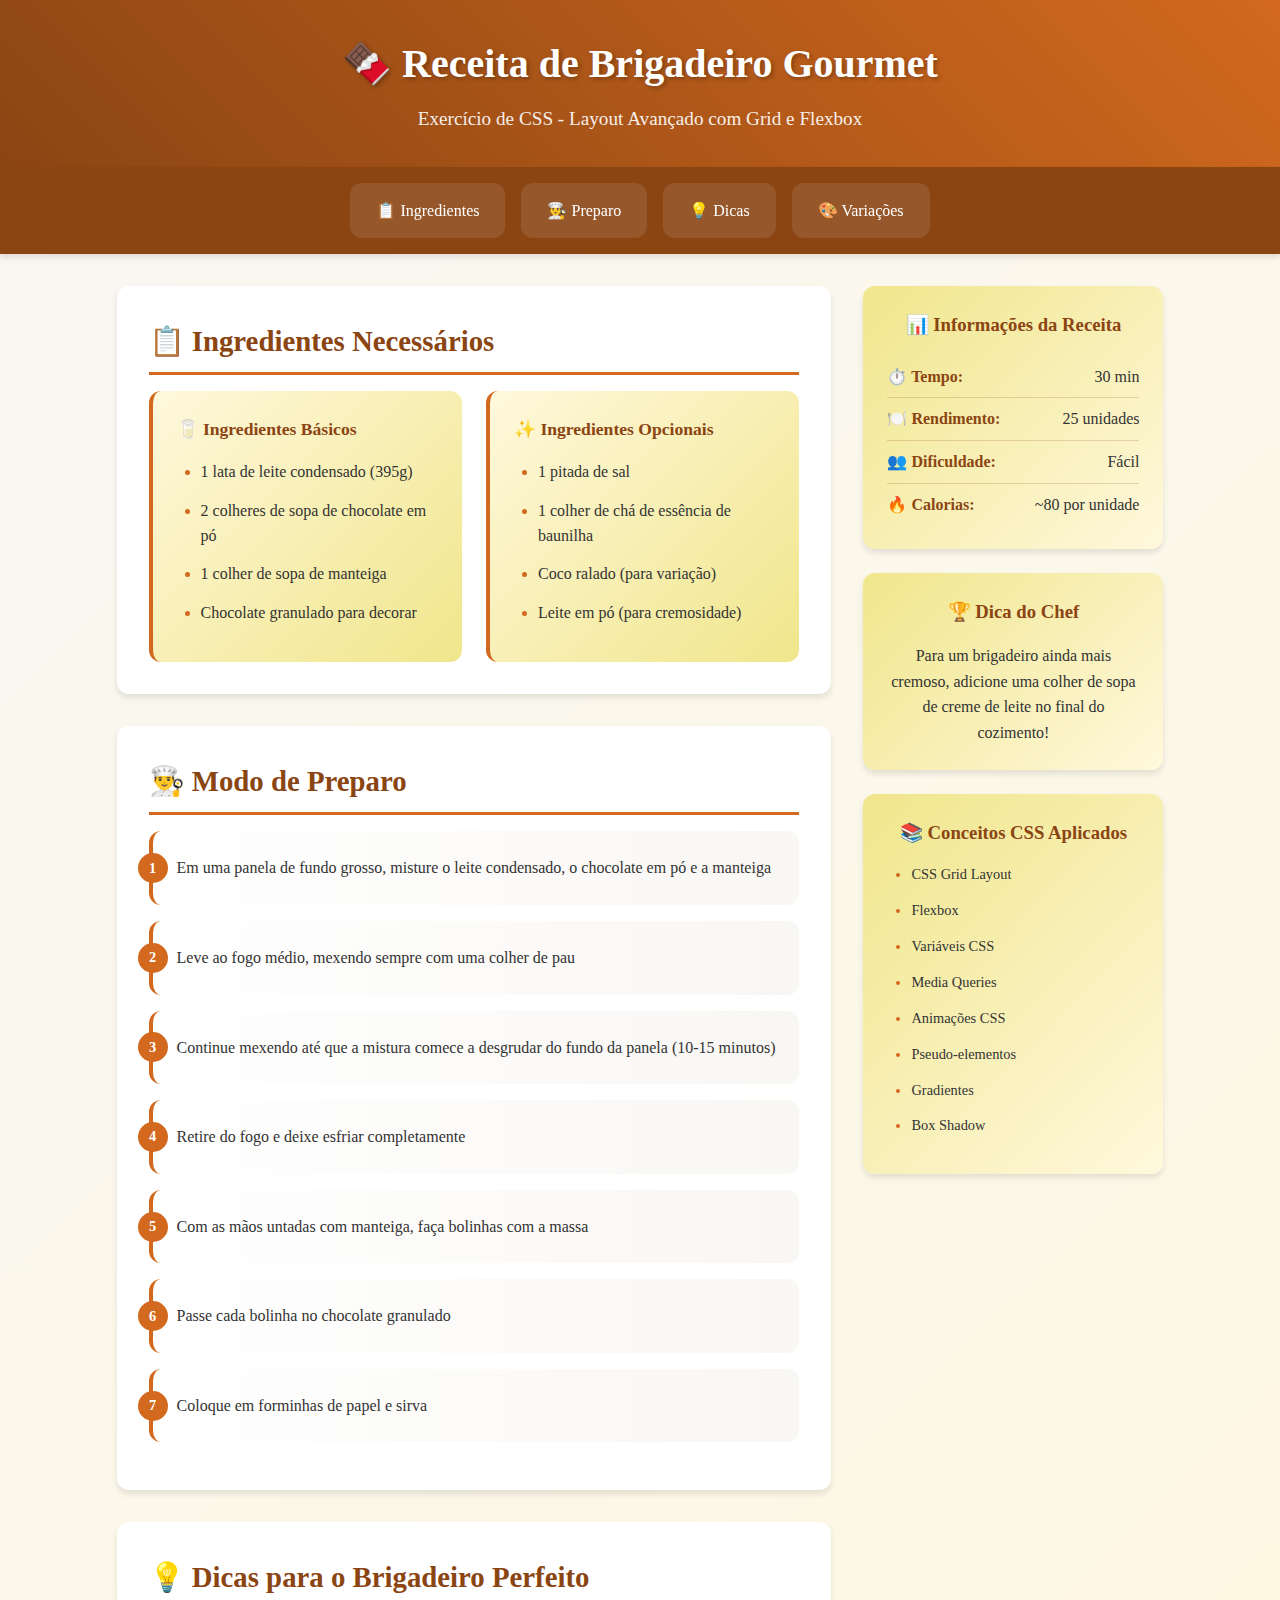
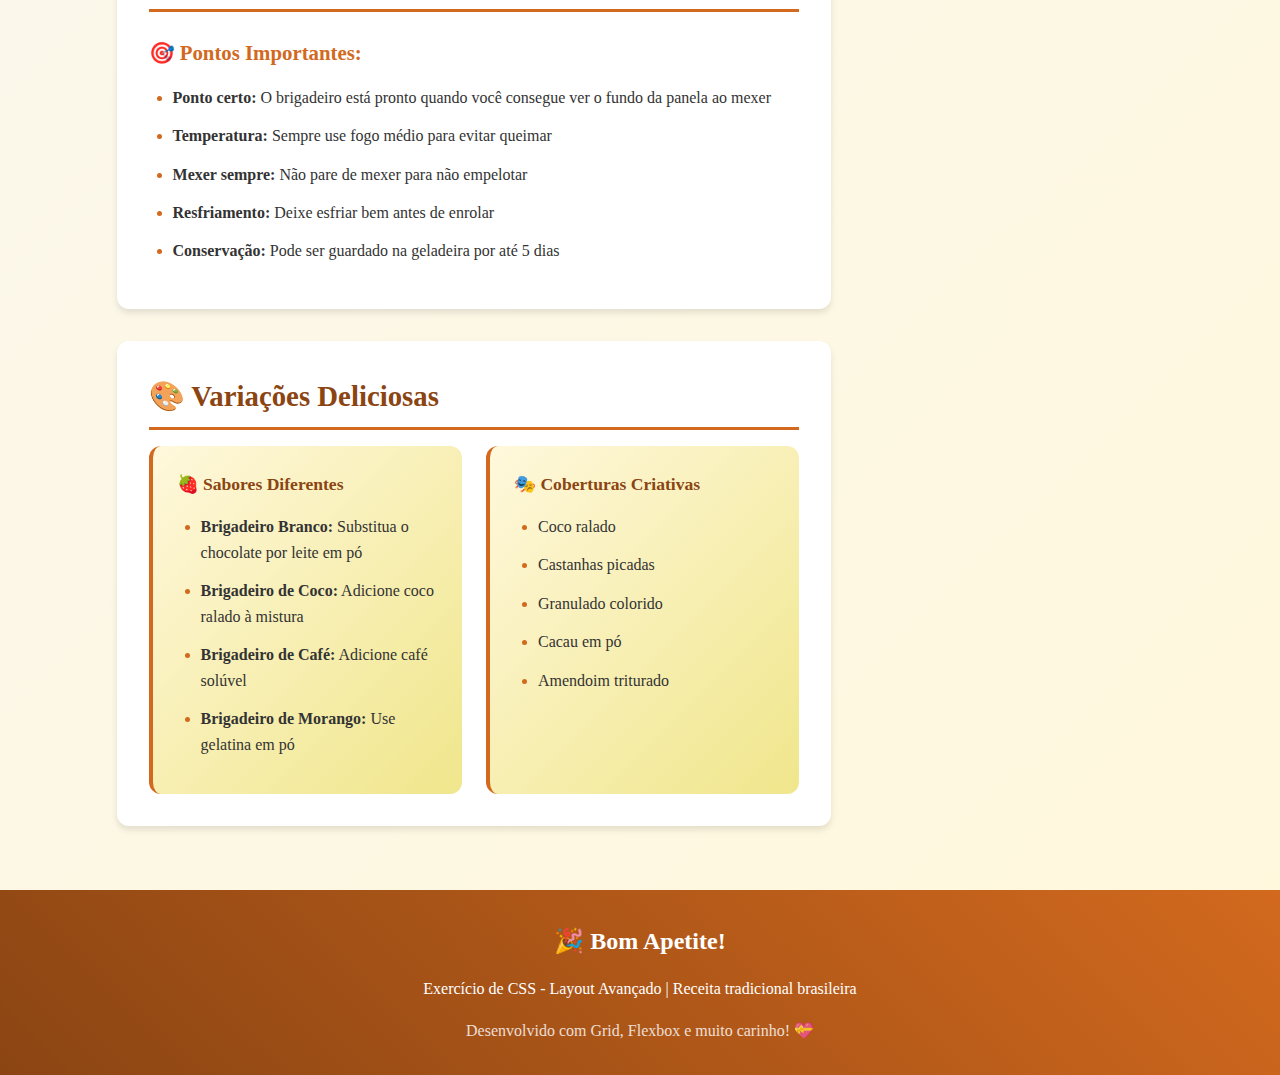
<file: Practica aula 07/index.html>
<!DOCTYPE html>
<html lang="pt-br">
<head>
    <meta charset="UTF-8">
    <meta name="viewport" content="width=device-width, initial-scale=1.0">
    <title>Exercício CSS - Layout Avançado | Receita de Brigadeiro</title>
    <style>
        /* Reset básico */
        * {
            margin: 0;
            padding: 0;
            box-sizing: border-box;
        }

        /* Variáveis CSS */
        :root {
            --primary-color: #8B4513;
            --secondary-color: #D2691E;
            --accent-color: #F0E68C;
            --background-color: #f9f7f4;
            --text-color: #333;
            --white: #ffffff;
            --shadow: 0 4px 6px rgba(0, 0, 0, 0.1);
            --border-radius: 12px;
        }

        /* Layout principal com Grid */
        body {
            font-family: 'Georgia', serif;
            line-height: 1.6;
            background: linear-gradient(135deg, var(--background-color) 0%, #fff8dc 100%);
            color: var(--text-color);
            min-height: 100vh;
            display: grid;
            grid-template-areas: 
                "header"
                "nav"
                "main"
                "footer";
            grid-template-rows: auto auto 1fr auto;
        }

        /* Header com Flexbox */
        .header {
            grid-area: header;
            background: linear-gradient(45deg, var(--primary-color), var(--secondary-color));
            color: var(--white);
            padding: 2rem;
            text-align: center;
            box-shadow: var(--shadow);
        }

        .header h1 {
            font-size: 2.5rem;
            margin-bottom: 0.5rem;
            text-shadow: 2px 2px 4px rgba(0,0,0,0.3);
        }

        .header .subtitle {
            font-size: 1.2rem;
            opacity: 0.9;
        }

        /* Navegação com Flexbox */
        .navigation {
            grid-area: nav;
            background-color: var(--primary-color);
            padding: 1rem;
            box-shadow: var(--shadow);
            position: sticky;
            top: 0;
            z-index: 100;
        }

        .nav-container {
            display: flex;
            justify-content: center;
            flex-wrap: wrap;
            gap: 1rem;
            max-width: 1200px;
            margin: 0 auto;
        }

        .nav-container a {
            color: var(--white);
            text-decoration: none;
            padding: 0.8rem 1.5rem;
            border-radius: var(--border-radius);
            background-color: rgba(255, 255, 255, 0.1);
            transition: all 0.3s ease;
            font-weight: 500;
            border: 2px solid transparent;
        }

        .nav-container a:hover {
            background-color: var(--secondary-color);
            transform: translateY(-2px);
            border-color: var(--accent-color);
            box-shadow: 0 4px 8px rgba(0,0,0,0.2);
        }

        /* Container principal */
        .main-container {
            grid-area: main;
            max-width: 1200px;
            margin: 0 auto;
            padding: 2rem;
            display: grid;
            grid-template-columns: 1fr 300px;
            gap: 2rem;
        }

        /* Conteúdo principal */
        .content {
            display: flex;
            flex-direction: column;
            gap: 2rem;
        }

        /* Sidebar */
        .sidebar {
            display: flex;
            flex-direction: column;
            gap: 1.5rem;
        }

        /* Cards com Flexbox */
        .card {
            background: var(--white);
            border-radius: var(--border-radius);
            padding: 2rem;
            box-shadow: var(--shadow);
            transition: transform 0.3s ease, box-shadow 0.3s ease;
        }

        .card:hover {
            transform: translateY(-5px);
            box-shadow: 0 8px 25px rgba(0,0,0,0.15);
        }

        .card h2 {
            color: var(--primary-color);
            margin-bottom: 1rem;
            font-size: 1.8rem;
            border-bottom: 3px solid var(--secondary-color);
            padding-bottom: 0.5rem;
        }

        .card h3 {
            color: var(--secondary-color);
            margin: 1.5rem 0 1rem 0;
            font-size: 1.3rem;
        }

        /* Listas estilizadas */
        .ingredients-grid {
            display: grid;
            grid-template-columns: repeat(auto-fit, minmax(250px, 1fr));
            gap: 1.5rem;
            margin-top: 1rem;
        }

        .ingredient-category {
            background: linear-gradient(135deg, #fff8dc, #f0e68c);
            padding: 1.5rem;
            border-radius: var(--border-radius);
            border-left: 4px solid var(--secondary-color);
        }

        .ingredient-category h4 {
            color: var(--primary-color);
            margin-bottom: 1rem;
            font-size: 1.1rem;
        }

        ul, ol {
            padding-left: 1.5rem;
        }

        li {
            margin-bottom: 0.8rem;
            position: relative;
        }

        ul li::marker {
            color: var(--secondary-color);
        }

        ol li::marker {
            color: var(--primary-color);
            font-weight: bold;
        }

        /* Steps com numeração customizada */
        .steps-container {
            counter-reset: step-counter;
        }

        .step {
            counter-increment: step-counter;
            background: linear-gradient(90deg, #fff, #f9f7f4);
            margin: 1rem 0;
            padding: 1.5rem;
            border-radius: var(--border-radius);
            border-left: 4px solid var(--secondary-color);
            position: relative;
            transition: all 0.3s ease;
        }

        .step:hover {
            background: linear-gradient(90deg, #f9f7f4, #fff8dc);
            transform: translateX(5px);
        }

        .step::before {
            content: counter(step-counter);
            position: absolute;
            left: -15px;
            top: 50%;
            transform: translateY(-50%);
            background: var(--secondary-color);
            color: var(--white);
            width: 30px;
            height: 30px;
            border-radius: 50%;
            display: flex;
            align-items: center;
            justify-content: center;
            font-weight: bold;
            font-size: 0.9rem;
        }

        /* Sidebar cards */
        .info-card {
            background: linear-gradient(135deg, var(--accent-color), #fff8dc);
            border-radius: var(--border-radius);
            padding: 1.5rem;
            text-align: center;
            box-shadow: var(--shadow);
        }

        .info-card h3 {
            color: var(--primary-color);
            margin-bottom: 1rem;
        }

        .info-item {
            display: flex;
            justify-content: space-between;
            align-items: center;
            padding: 0.5rem 0;
            border-bottom: 1px solid rgba(139, 69, 19, 0.2);
        }

        .info-item:last-child {
            border-bottom: none;
        }

        .info-label {
            font-weight: bold;
            color: var(--primary-color);
        }

        /* Footer */
        .footer {
            grid-area: footer;
            background: linear-gradient(45deg, var(--primary-color), var(--secondary-color));
            color: var(--white);
            text-align: center;
            padding: 2rem;
            margin-top: 2rem;
        }

        .footer h3 {
            margin-bottom: 1rem;
            font-size: 1.5rem;
        }

        /* Responsividade */
        @media (max-width: 768px) {
            .main-container {
                grid-template-columns: 1fr;
                padding: 1rem;
            }

            .header h1 {
                font-size: 2rem;
            }

            .nav-container {
                flex-direction: column;
                align-items: center;
            }

            .ingredients-grid {
                grid-template-columns: 1fr;
            }

            .card {
                padding: 1.5rem;
            }
        }

        @media (max-width: 480px) {
            .header {
                padding: 1rem;
            }

            .header h1 {
                font-size: 1.8rem;
            }

            .card {
                padding: 1rem;
            }

            .step {
                padding: 1rem;
                margin-left: 20px;
            }
        }

        /* Animações */
        @keyframes fadeInUp {
            from {
                opacity: 0;
                transform: translateY(30px);
            }
            to {
                opacity: 1;
                transform: translateY(0);
            }
        }

        .card {
            animation: fadeInUp 0.6s ease-out;
        }

        .card:nth-child(2) { animation-delay: 0.1s; }
        .card:nth-child(3) { animation-delay: 0.2s; }
        .card:nth-child(4) { animation-delay: 0.3s; }
    </style>
</head>
<body>
    <!-- Header -->
    <header class="header">
        <h1>🍫 Receita de Brigadeiro Gourmet</h1>
        <p class="subtitle">Exercício de CSS - Layout Avançado com Grid e Flexbox</p>
    </header>

    <!-- Navegação -->
    <nav class="navigation">
        <div class="nav-container">
            <a href="#ingredientes">📋 Ingredientes</a>
            <a href="#preparo">👨‍🍳 Preparo</a>
            <a href="#dicas">💡 Dicas</a>
            <a href="#variacoes">🎨 Variações</a>
        </div>
    </nav>

    <!-- Container principal -->
    <div class="main-container">
        <!-- Conteúdo principal -->
        <main class="content">
            <!-- Seção de ingredientes -->
            <section id="ingredientes" class="card">
                <h2>📋 Ingredientes Necessários</h2>
                <div class="ingredients-grid">
                    <div class="ingredient-category">
                        <h4>🥛 Ingredientes Básicos</h4>
                        <ul>
                            <li>1 lata de leite condensado (395g)</li>
                            <li>2 colheres de sopa de chocolate em pó</li>
                            <li>1 colher de sopa de manteiga</li>
                            <li>Chocolate granulado para decorar</li>
                        </ul>
                    </div>
                    <div class="ingredient-category">
                        <h4>✨ Ingredientes Opcionais</h4>
                        <ul>
                            <li>1 pitada de sal</li>
                            <li>1 colher de chá de essência de baunilha</li>
                            <li>Coco ralado (para variação)</li>
                            <li>Leite em pó (para cremosidade)</li>
                        </ul>
                    </div>
                </div>
            </section>

            <!-- Seção de preparo -->
            <section id="preparo" class="card">
                <h2>👨‍🍳 Modo de Preparo</h2>
                <div class="steps-container">
                    <div class="step">
                        Em uma panela de fundo grosso, misture o leite condensado, o chocolate em pó e a manteiga
                    </div>
                    <div class="step">
                        Leve ao fogo médio, mexendo sempre com uma colher de pau
                    </div>
                    <div class="step">
                        Continue mexendo até que a mistura comece a desgrudar do fundo da panela (10-15 minutos)
                    </div>
                    <div class="step">
                        Retire do fogo e deixe esfriar completamente
                    </div>
                    <div class="step">
                        Com as mãos untadas com manteiga, faça bolinhas com a massa
                    </div>
                    <div class="step">
                        Passe cada bolinha no chocolate granulado
                    </div>
                    <div class="step">
                        Coloque em forminhas de papel e sirva
                    </div>
                </div>
            </section>

            <!-- Seção de dicas -->
            <section id="dicas" class="card">
                <h2>💡 Dicas para o Brigadeiro Perfeito</h2>
                <h3>🎯 Pontos Importantes:</h3>
                <ul>
                    <li><strong>Ponto certo:</strong> O brigadeiro está pronto quando você consegue ver o fundo da panela ao mexer</li>
                    <li><strong>Temperatura:</strong> Sempre use fogo médio para evitar queimar</li>
                    <li><strong>Mexer sempre:</strong> Não pare de mexer para não empelotar</li>
                    <li><strong>Resfriamento:</strong> Deixe esfriar bem antes de enrolar</li>
                    <li><strong>Conservação:</strong> Pode ser guardado na geladeira por até 5 dias</li>
                </ul>
            </section>

            <!-- Seção de variações -->
            <section id="variacoes" class="card">
                <h2>🎨 Variações Deliciosas</h2>
                <div class="ingredients-grid">
                    <div class="ingredient-category">
                        <h4>🍓 Sabores Diferentes</h4>
                        <ul>
                            <li><strong>Brigadeiro Branco:</strong> Substitua o chocolate por leite em pó</li>
                            <li><strong>Brigadeiro de Coco:</strong> Adicione coco ralado à mistura</li>
                            <li><strong>Brigadeiro de Café:</strong> Adicione café solúvel</li>
                            <li><strong>Brigadeiro de Morango:</strong> Use gelatina em pó</li>
                        </ul>
                    </div>
                    <div class="ingredient-category">
                        <h4>🎭 Coberturas Criativas</h4>
                        <ul>
                            <li>Coco ralado</li>
                            <li>Castanhas picadas</li>
                            <li>Granulado colorido</li>
                            <li>Cacau em pó</li>
                            <li>Amendoim triturado</li>
                        </ul>
                    </div>
                </div>
            </section>
        </main>

        <!-- Sidebar -->
        <aside class="sidebar">
            <div class="info-card">
                <h3>📊 Informações da Receita</h3>
                <div class="info-item">
                    <span class="info-label">⏱️ Tempo:</span>
                    <span>30 min</span>
                </div>
                <div class="info-item">
                    <span class="info-label">🍽️ Rendimento:</span>
                    <span>25 unidades</span>
                </div>
                <div class="info-item">
                    <span class="info-label">👥 Dificuldade:</span>
                    <span>Fácil</span>
                </div>
                <div class="info-item">
                    <span class="info-label">🔥 Calorias:</span>
                    <span>~80 por unidade</span>
                </div>
            </div>

            <div class="info-card">
                <h3>🏆 Dica do Chef</h3>
                <p>Para um brigadeiro ainda mais cremoso, adicione uma colher de sopa de creme de leite no final do cozimento!</p>
            </div>

            <div class="info-card">
                <h3>📚 Conceitos CSS Aplicados</h3>
                <ul style="text-align: left; font-size: 0.9rem;">
                    <li>CSS Grid Layout</li>
                    <li>Flexbox</li>
                    <li>Variáveis CSS</li>
                    <li>Media Queries</li>
                    <li>Animações CSS</li>
                    <li>Pseudo-elementos</li>
                    <li>Gradientes</li>
                    <li>Box Shadow</li>
                </ul>
            </div>
        </aside>
    </div>

    <!-- Footer -->
    <footer class="footer">
        <h3>🎉 Bom Apetite!</h3>
        <p>Exercício de CSS - Layout Avançado | Receita tradicional brasileira</p>
        <p style="margin-top: 1rem; opacity: 0.8;">Desenvolvido com Grid, Flexbox e muito carinho! 💝</p>
    </footer>
</body>
</html>
</file>
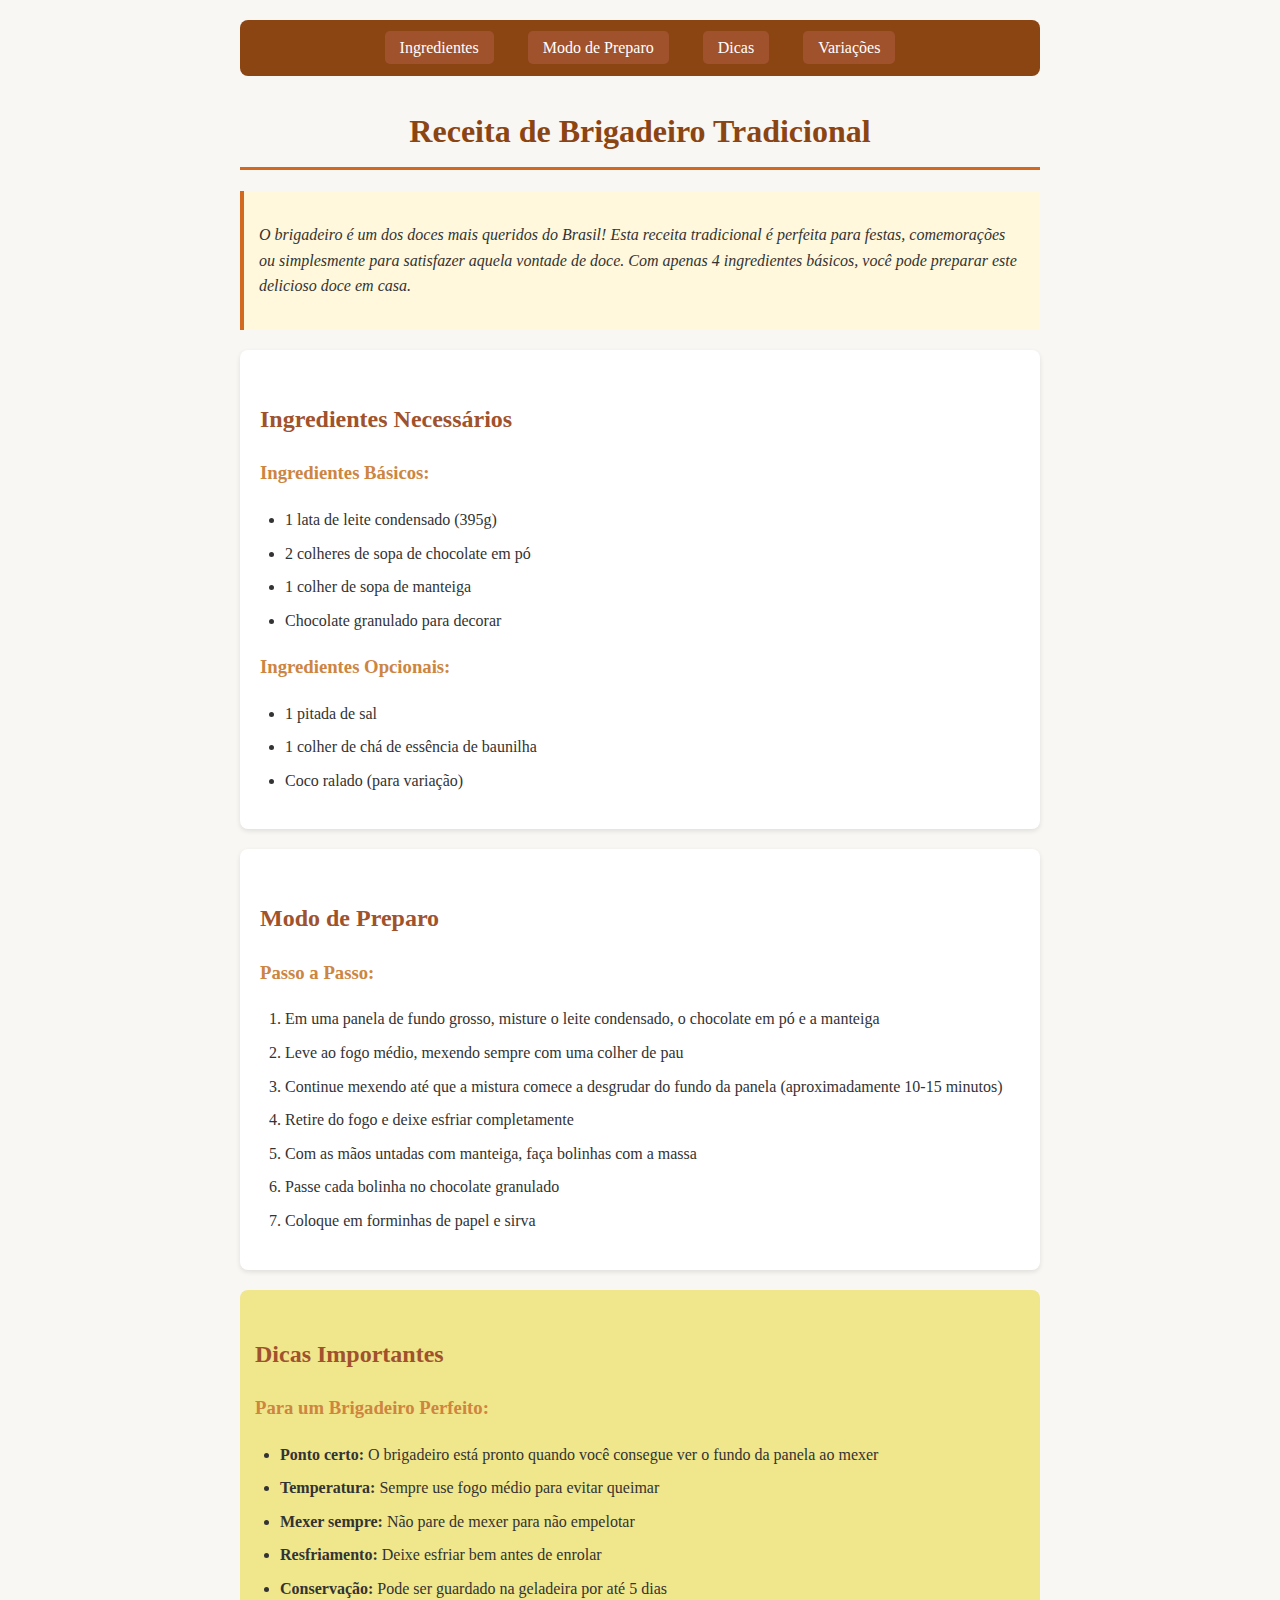
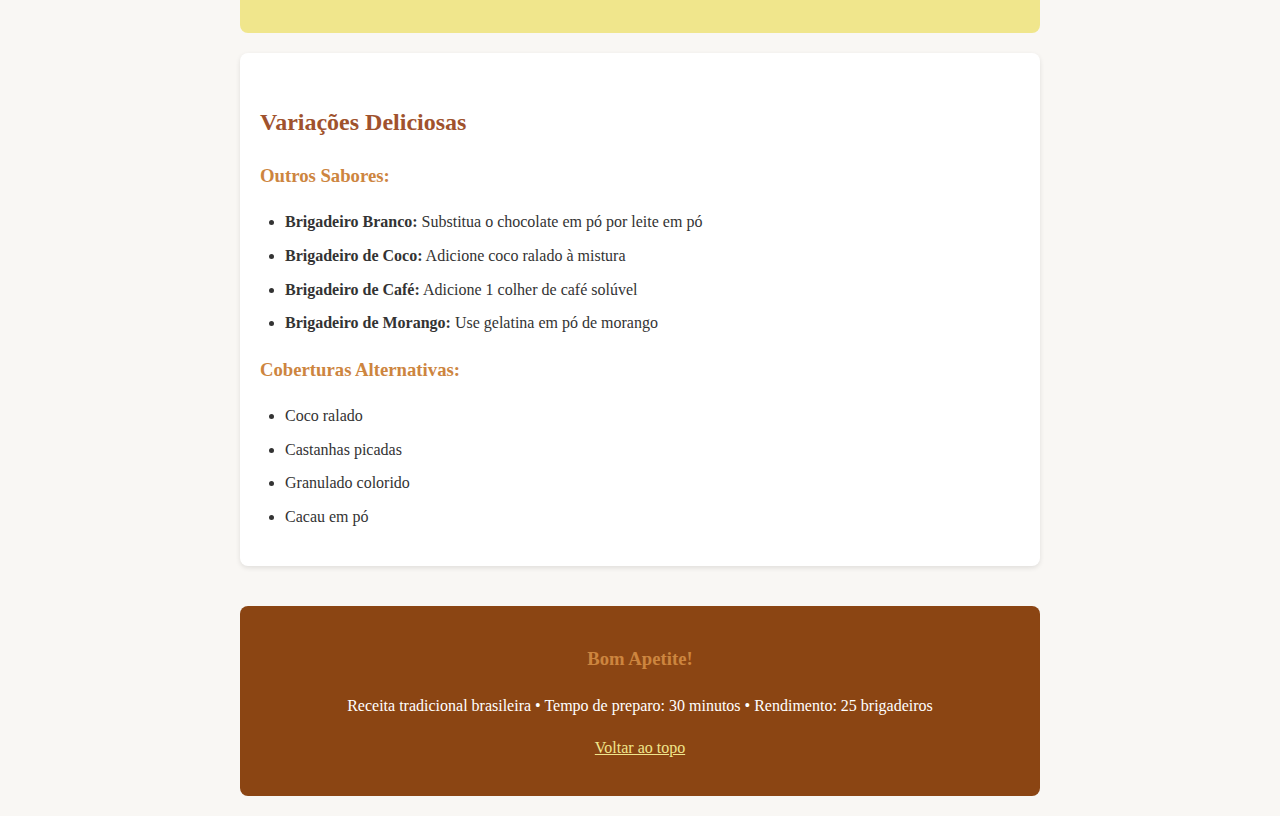
<file: Practica aula 4/index.html>
<!DOCTYPE html>
<html lang="pt-br">
<head>
    <meta charset="UTF-8">
    <meta name="viewport" content="width=device-width, initial-scale=1.0">
    <title>Receita de Brigadeiro - Doce Brasileiro</title>
    <style>
        body {
            font-family: 'Georgia', serif;
            line-height: 1.6;
            max-width: 800px;
            margin: 0 auto;
            padding: 20px;
            background-color: #f9f7f4;
            color: #333;
        }
        
        h1 {
            color: #8B4513;
            text-align: center;
            border-bottom: 3px solid #D2691E;
            padding-bottom: 10px;
        }
        
        h2 {
            color: #A0522D;
            margin-top: 30px;
        }
        
        h3 {
            color: #CD853F;
        }
        
        .description {
            background-color: #FFF8DC;
            padding: 15px;
            border-left: 4px solid #D2691E;
            margin: 20px 0;
            font-style: italic;
        }
        
        .ingredients, .instructions {
            background-color: white;
            padding: 20px;
            border-radius: 8px;
            margin: 20px 0;
            box-shadow: 0 2px 5px rgba(0,0,0,0.1);
        }
        
        ul, ol {
            padding-left: 25px;
        }
        
        li {
            margin-bottom: 8px;
        }
        
        .navigation {
            background-color: #8B4513;
            padding: 15px;
            border-radius: 8px;
            text-align: center;
            margin-bottom: 30px;
        }
        
        .navigation a {
            color: white;
            text-decoration: none;
            margin: 0 15px;
            padding: 8px 15px;
            border-radius: 5px;
            background-color: #A0522D;
            transition: background-color 0.3s;
        }
        
        .navigation a:hover {
            background-color: #D2691E;
        }
        
        .tips {
            background-color: #F0E68C;
            padding: 15px;
            border-radius: 8px;
            margin: 20px 0;
        }
        
        .footer {
            text-align: center;
            margin-top: 40px;
            padding: 20px;
            background-color: #8B4513;
            color: white;
            border-radius: 8px;
        }
    </style>
</head>
<body>
    <!-- Navegação interna -->
    <nav class="navigation">
        <a href="#ingredientes">Ingredientes</a>
        <a href="#preparo">Modo de Preparo</a>
        <a href="#dicas">Dicas</a>
        <a href="#variações">Variações</a>
    </nav>

    <!-- Título principal -->
    <h1>Receita de Brigadeiro Tradicional</h1>
    
    <!-- Descrição simples -->
    <div class="description">
        <p>O brigadeiro é um dos doces mais queridos do Brasil! Esta receita tradicional é perfeita para festas, comemorações ou simplesmente para satisfazer aquela vontade de doce. Com apenas 4 ingredientes básicos, você pode preparar este delicioso doce em casa.</p>
    </div>

    <!-- Seção de ingredientes -->
    <section id="ingredientes" class="ingredients">
        <h2>Ingredientes Necessários</h2>
        
        <h3>Ingredientes Básicos:</h3>
        <ul>
            <li>1 lata de leite condensado (395g)</li>
            <li>2 colheres de sopa de chocolate em pó</li>
            <li>1 colher de sopa de manteiga</li>
            <li>Chocolate granulado para decorar</li>
        </ul>
        
        <h3>Ingredientes Opcionais:</h3>
        <ul>
            <li>1 pitada de sal</li>
            <li>1 colher de chá de essência de baunilha</li>
            <li>Coco ralado (para variação)</li>
        </ul>
    </section>

    <!-- Seção de preparo -->
    <section id="preparo" class="instructions">
        <h2>Modo de Preparo</h2>
        
        <h3>Passo a Passo:</h3>
        <ol>
            <li>Em uma panela de fundo grosso, misture o leite condensado, o chocolate em pó e a manteiga</li>
            <li>Leve ao fogo médio, mexendo sempre com uma colher de pau</li>
            <li>Continue mexendo até que a mistura comece a desgrudar do fundo da panela (aproximadamente 10-15 minutos)</li>
            <li>Retire do fogo e deixe esfriar completamente</li>
            <li>Com as mãos untadas com manteiga, faça bolinhas com a massa</li>
            <li>Passe cada bolinha no chocolate granulado</li>
            <li>Coloque em forminhas de papel e sirva</li>
        </ol>
    </section>

    <!-- Seção de dicas -->
    <section id="dicas" class="tips">
        <h2>Dicas Importantes</h2>
        
        <h3>Para um Brigadeiro Perfeito:</h3>
        <ul>
            <li><strong>Ponto certo:</strong> O brigadeiro está pronto quando você consegue ver o fundo da panela ao mexer</li>
            <li><strong>Temperatura:</strong> Sempre use fogo médio para evitar queimar</li>
            <li><strong>Mexer sempre:</strong> Não pare de mexer para não empelotar</li>
            <li><strong>Resfriamento:</strong> Deixe esfriar bem antes de enrolar</li>
            <li><strong>Conservação:</strong> Pode ser guardado na geladeira por até 5 dias</li>
        </ul>
    </section>

    <!-- Seção de variações -->
    <section id="variações" class="instructions">
        <h2>Variações Deliciosas</h2>
        
        <h3>Outros Sabores:</h3>
        <ul>
            <li><strong>Brigadeiro Branco:</strong> Substitua o chocolate em pó por leite em pó</li>
            <li><strong>Brigadeiro de Coco:</strong> Adicione coco ralado à mistura</li>
            <li><strong>Brigadeiro de Café:</strong> Adicione 1 colher de café solúvel</li>
            <li><strong>Brigadeiro de Morango:</strong> Use gelatina em pó de morango</li>
        </ul>
        
        <h3>Coberturas Alternativas:</h3>
        <ul>
            <li>Coco ralado</li>
            <li>Castanhas picadas</li>
            <li>Granulado colorido</li>
            <li>Cacau em pó</li>
        </ul>
    </section>

    <!-- Rodapé -->
    <footer class="footer">
        <h3>Bom Apetite!</h3>
        <p>Receita tradicional brasileira • Tempo de preparo: 30 minutos • Rendimento: 25 brigadeiros</p>
        <p><a href="#" style="color: #F0E68C;">Voltar ao topo</a></p>
    </footer>
</body>
</html>
</file>
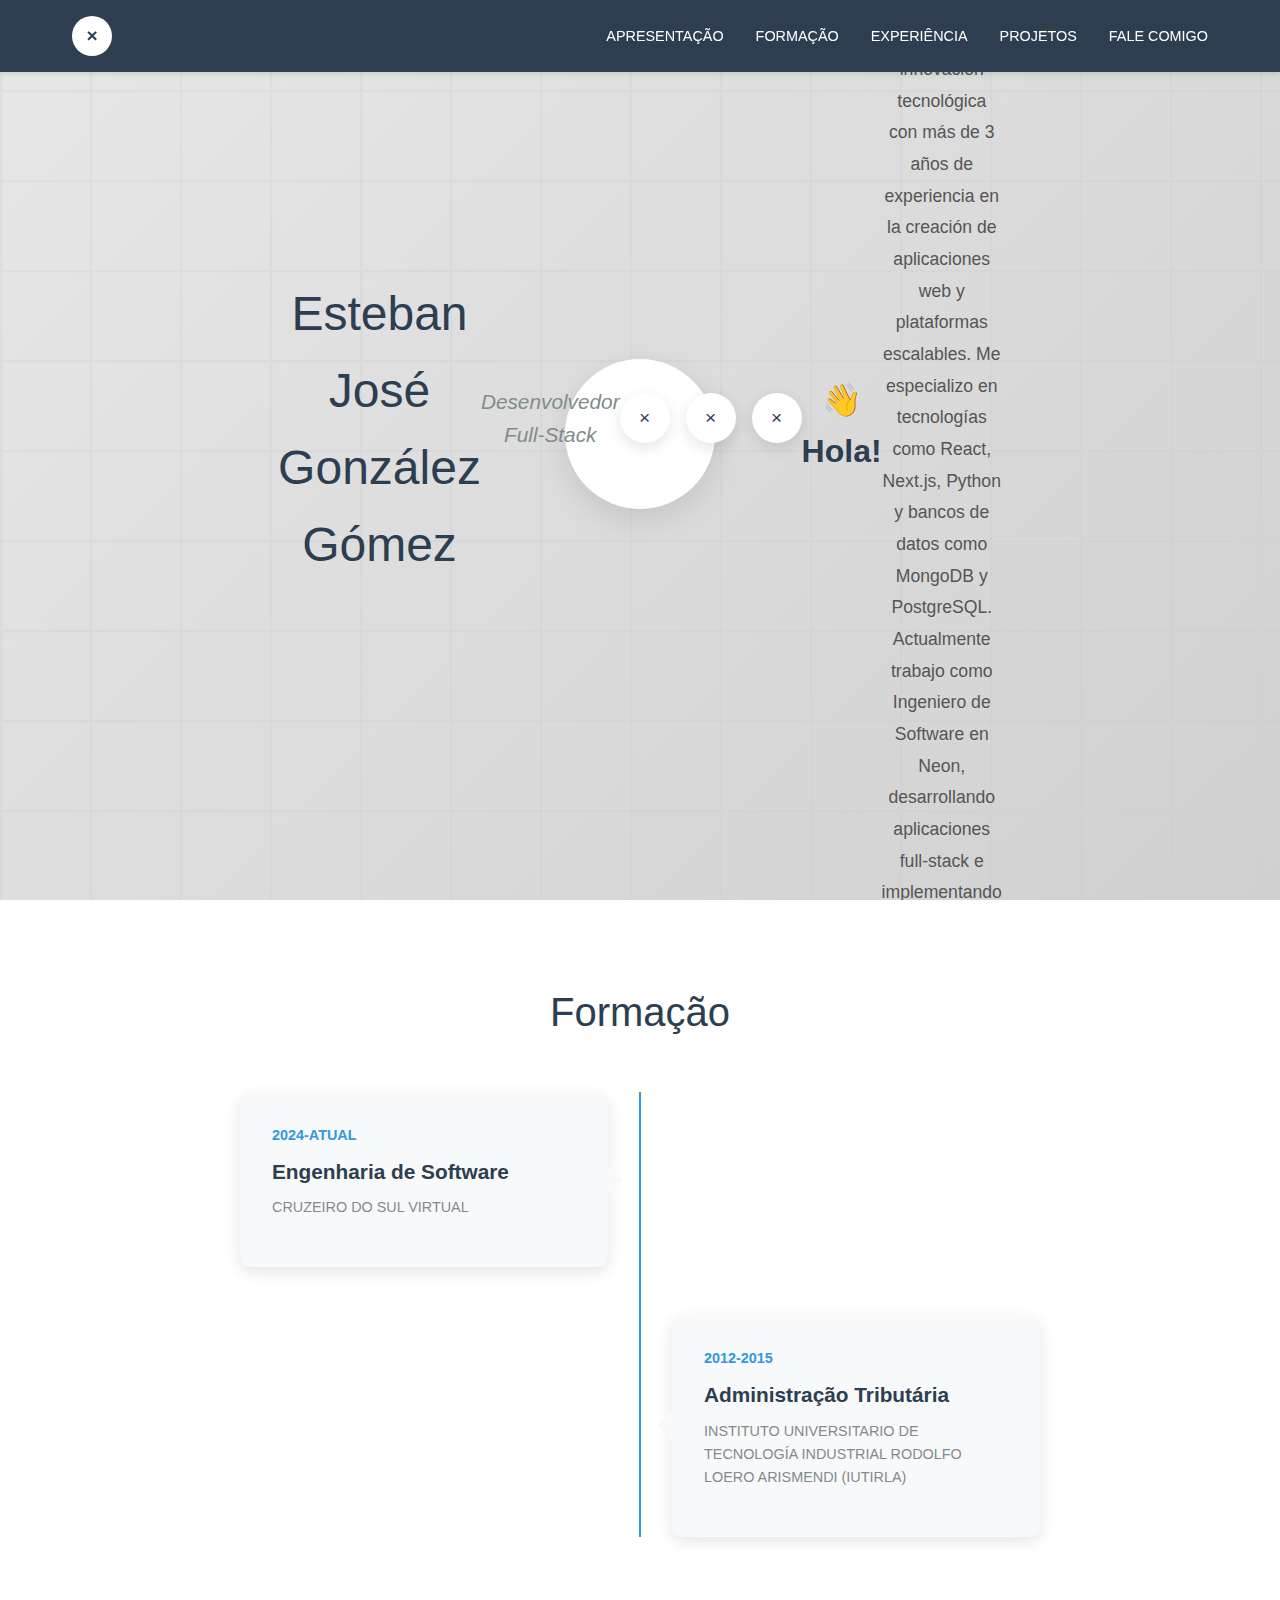
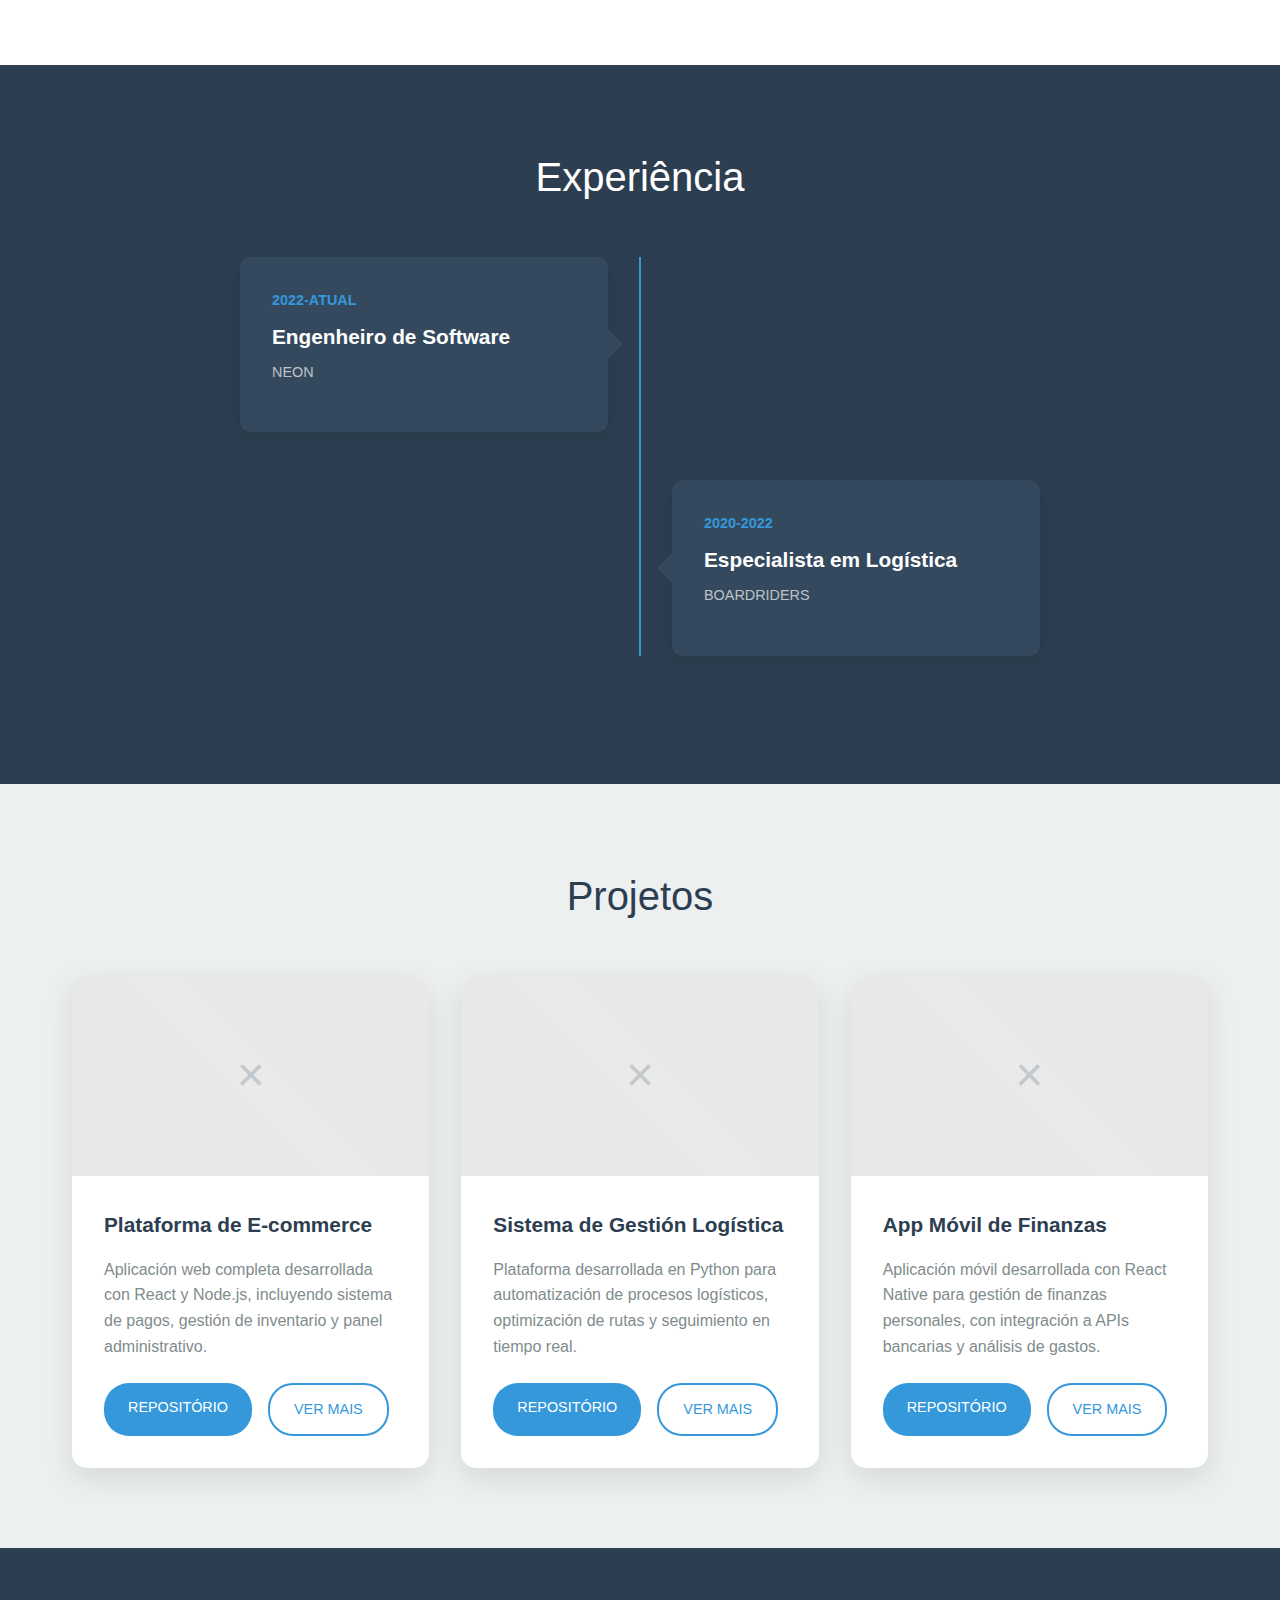
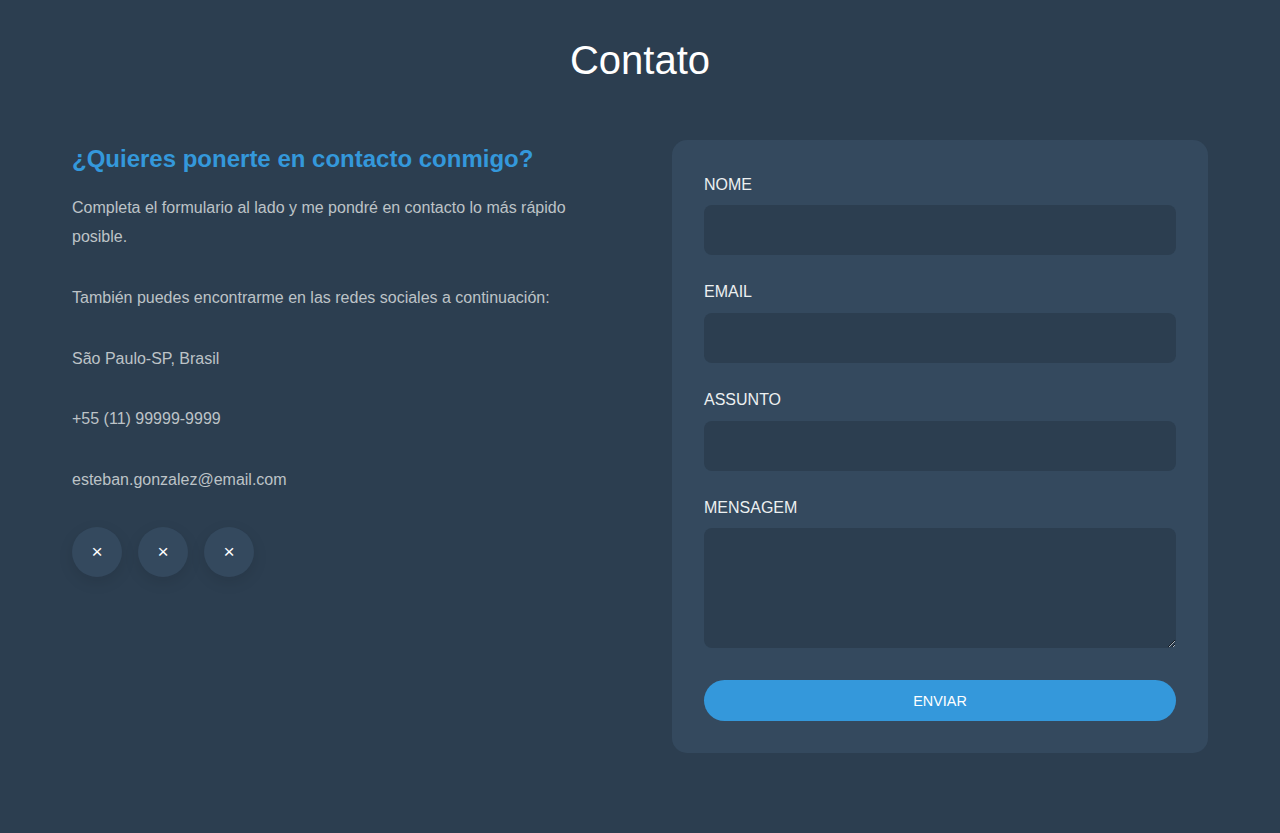
<file: Projeto final - front css3/index.html>
<!DOCTYPE html>
<html lang="pt-br">
<head>
    <meta charset="UTF-8">
    <meta name="viewport" content="width=device-width, initial-scale=1.0">
    <title>Esteban González - Full-Stack Developer</title>
    <link rel="stylesheet" href="styles.css">
</head>
<body>
    <!-- Header -->
    <header class="header">
        <div class="nav-container">
            <div class="logo">×</div>
            <nav>
                <ul class="nav-menu">
                    <li><a href="#apresentacao">APRESENTAÇÃO</a></li>
                    <li><a href="#formacao">FORMAÇÃO</a></li>
                    <li><a href="#experiencia">EXPERIÊNCIA</a></li>
                    <li><a href="#projetos">PROJETOS</a></li>
                    <li><a href="#contato">FALE COMIGO</a></li>
                </ul>
            </nav>
        </div>
    </header>

    <!-- Hero Section -->
    <section id="apresentacao" class="hero">
        <div class="hero-content">
            <div class="profile-image">
            <div class="profile-image">
                <img src="imagen.jpg" alt="Esteban José González Gómez" style="width: 100%; height: 100%; object-fit: cover; border-radius: 50%;">
            </div>
            <h1>Esteban José González Gómez</h1>
            <p class="subtitle">Desenvolvedor Full-Stack</p>
            
            <div class="social-links">
                <a href="#" class="social-link">×</a>
                <a href="#" class="social-link">×</a>
                <a href="#" class="social-link">×</a>
            </div>

            <h2 style="font-size: 2rem; margin-bottom: 1rem; color: #2c3e50;">👋 Hola!</h2>
            <div class="hero-description">
                <p>Soy un Desarrollador Full-Stack apasionado por la innovación tecnológica con más de 3 años de experiencia en la creación de aplicaciones web y plataformas escalables. Me especializo en tecnologías como React, Next.js, Python y bancos de datos como MongoDB y PostgreSQL. Actualmente trabajo como Ingeniero de Software en Neon, desarrollando aplicaciones full-stack e implementando automatización de procesos.</p>
            </div>
        </div>
    </section>

    <!-- Formação -->
    <section id="formacao" class="section formacao">
        <div class="container">
            <h2 class="section-title">Formação</h2>
            <div class="timeline">
                <div class="timeline-item">
                    <div class="timeline-content">
                        <div class="timeline-date">2024-ATUAL</div>
                        <div class="timeline-title">Engenharia de Software</div>
                        <div class="timeline-subtitle">CRUZEIRO DO SUL VIRTUAL</div>
                    </div>
                </div>
                <div class="timeline-item">
                    <div class="timeline-content">
                        <div class="timeline-date">2012-2015</div>
                        <div class="timeline-title">Administração Tributária</div>
                        <div class="timeline-subtitle">INSTITUTO UNIVERSITARIO DE TECNOLOGÍA INDUSTRIAL RODOLFO LOERO ARISMENDI (IUTIRLA)</div>
                    </div>
                </div>
            </div>
        </div>
    </section>

    <!-- Experiência -->
    <section id="experiencia" class="section experiencia">
        <div class="container">
            <h2 class="section-title">Experiência</h2>
            <div class="timeline">
                <div class="timeline-item">
                    <div class="timeline-content">
                        <div class="timeline-date">2022-ATUAL</div>
                        <div class="timeline-title">Engenheiro de Software</div>
                        <div class="timeline-subtitle">NEON</div>
                    </div>
                </div>
                <div class="timeline-item">
                    <div class="timeline-content">
                        <div class="timeline-date">2020-2022</div>
                        <div class="timeline-title">Especialista em Logística</div>
                        <div class="timeline-subtitle">BOARDRIDERS</div>
                    </div>
                </div>
            </div>
        </div>
    </section>

    <!-- Projetos -->
    <section id="projetos" class="section projetos">
        <div class="container">
            <h2 class="section-title">Projetos</h2>
            <div class="projects-grid">
                <div class="project-card">
                    <div class="project-image">×</div>
                    <div class="project-content">
                        <h3 class="project-title">Plataforma de E-commerce</h3>
                        <p class="project-description">Aplicación web completa desarrollada con React y Node.js, incluyendo sistema de pagos, gestión de inventario y panel administrativo.</p>
                        <div class="project-buttons">
                            <a href="#" class="btn btn-primary">REPOSITÓRIO</a>
                            <a href="#" class="btn btn-secondary">VER MAIS</a>
                        </div>
                    </div>
                </div>
                <div class="project-card">
                    <div class="project-image">×</div>
                    <div class="project-content">
                        <h3 class="project-title">Sistema de Gestión Logística</h3>
                        <p class="project-description">Plataforma desarrollada en Python para automatización de procesos logísticos, optimización de rutas y seguimiento en tiempo real.</p>
                        <div class="project-buttons">
                            <a href="#" class="btn btn-primary">REPOSITÓRIO</a>
                            <a href="#" class="btn btn-secondary">VER MAIS</a>
                        </div>
                    </div>
                </div>
                <div class="project-card">
                    <div class="project-image">×</div>
                    <div class="project-content">
                        <h3 class="project-title">App Móvil de Finanzas</h3>
                        <p class="project-description">Aplicación móvil desarrollada con React Native para gestión de finanzas personales, con integración a APIs bancarias y análisis de gastos.</p>
                        <div class="project-buttons">
                            <a href="#" class="btn btn-primary">REPOSITÓRIO</a>
                            <a href="#" class="btn btn-secondary">VER MAIS</a>
                        </div>
                    </div>
                </div>
            </div>
        </div>
    </section>

    <!-- Contato -->
    <section id="contato" class="section contato">
        <div class="container">
            <h2 class="section-title">Contato</h2>
            <div class="contact-container">
                <div class="contact-info">
                    <h3>¿Quieres ponerte en contacto conmigo?</h3>
                    <p>Completa el formulario al lado y me pondré en contacto lo más rápido posible.</p>
                    <p>También puedes encontrarme en las redes sociales a continuación:</p>
                    <p>São Paulo-SP, Brasil</p>
                    <p>+55 (11) 99999-9999</p>
                    <p>esteban.gonzalez@email.com</p>
                    <div class="contact-social">
                        <a href="#" class="social-link">×</a>
                        <a href="#" class="social-link">×</a>
                        <a href="#" class="social-link">×</a>
                    </div>
                </div>
                <form class="contact-form">
                    <div class="form-group">
                        <label for="nome">NOME</label>
                        <input type="text" id="nome" name="nome" required>
                    </div>
                    <div class="form-group">
                        <label for="email">EMAIL</label>
                        <input type="email" id="email" name="email" required>
                    </div>
                    <div class="form-group">
                        <label for="assunto">ASSUNTO</label>
                        <input type="text" id="assunto" name="assunto" required>
                    </div>
                    <div class="form-group">
                        <label for="mensagem">MENSAGEM</label>
                        <textarea id="mensagem" name="mensagem" required></textarea>
                    </div>
                    <button type="submit" class="btn btn-primary" style="width: 100%;">ENVIAR</button>
                </form>
            </div>
        </div>
    </section>
</body>
</html>
</file>
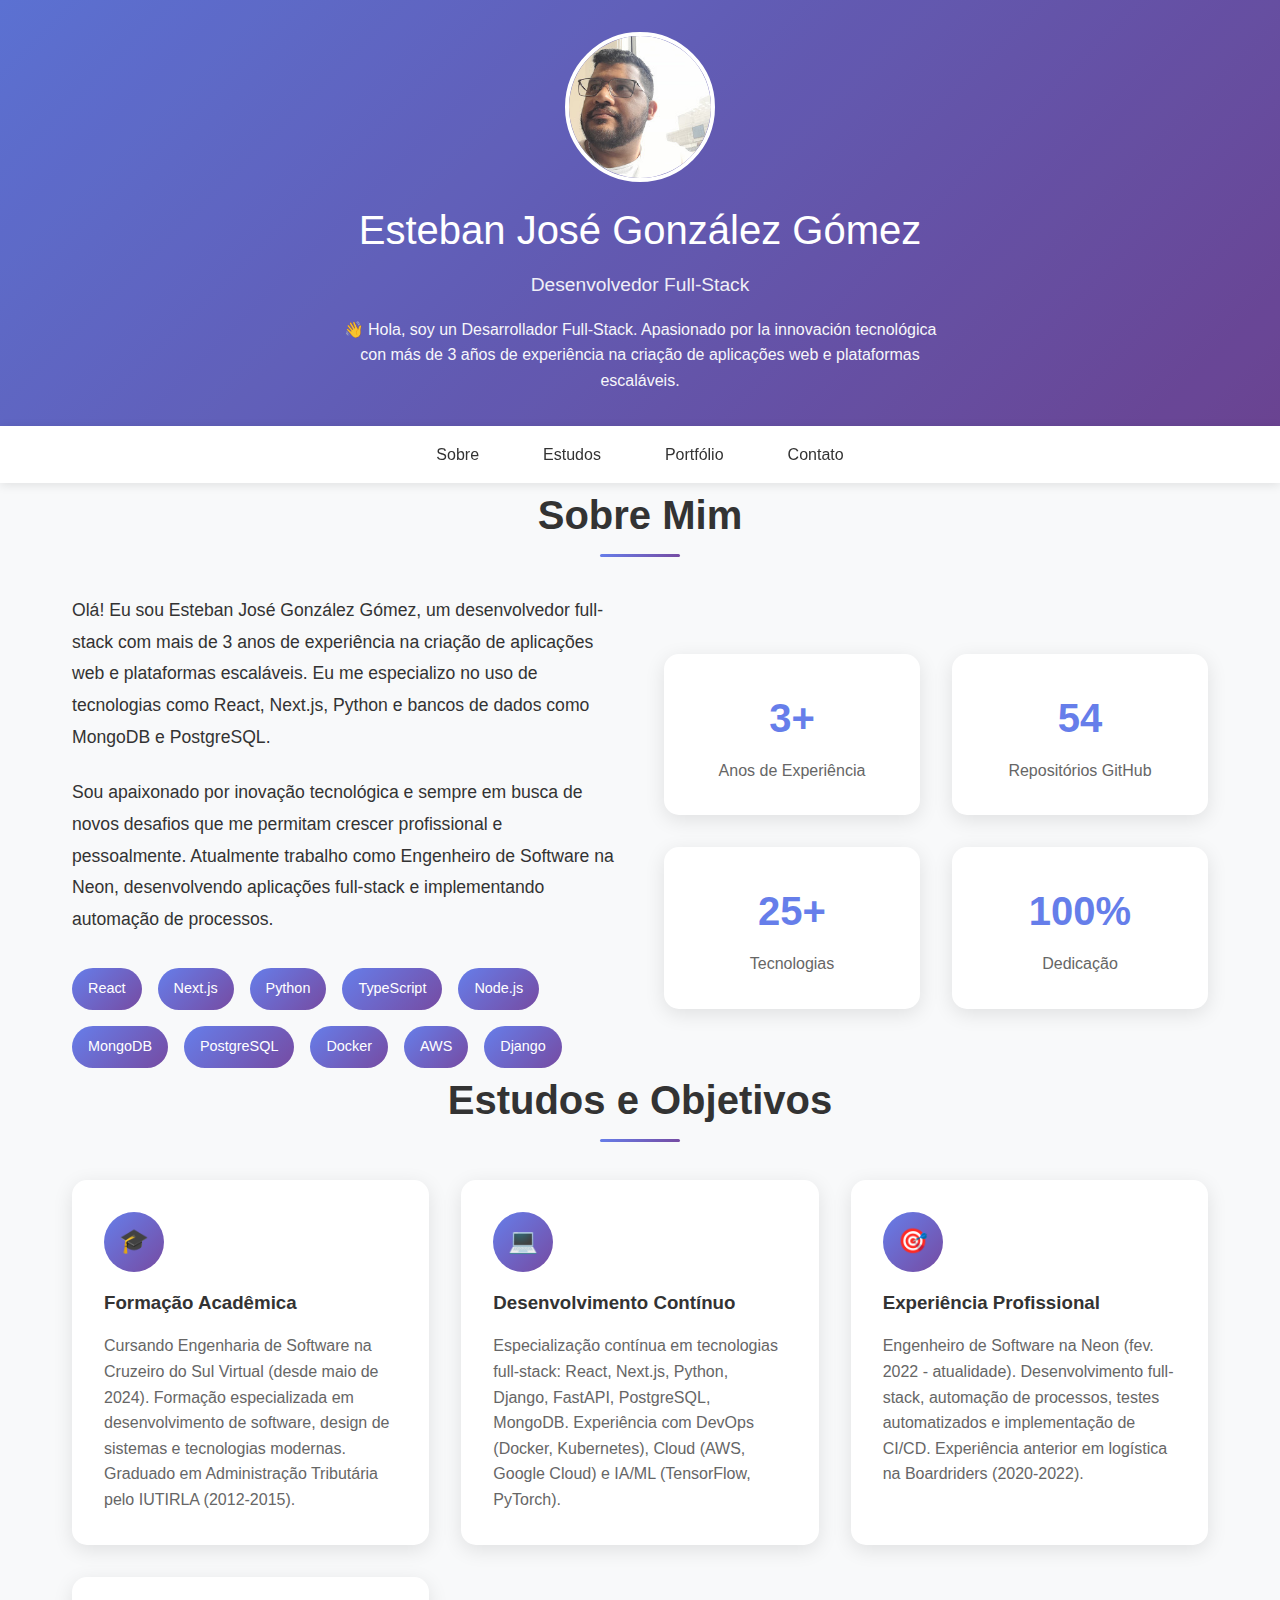
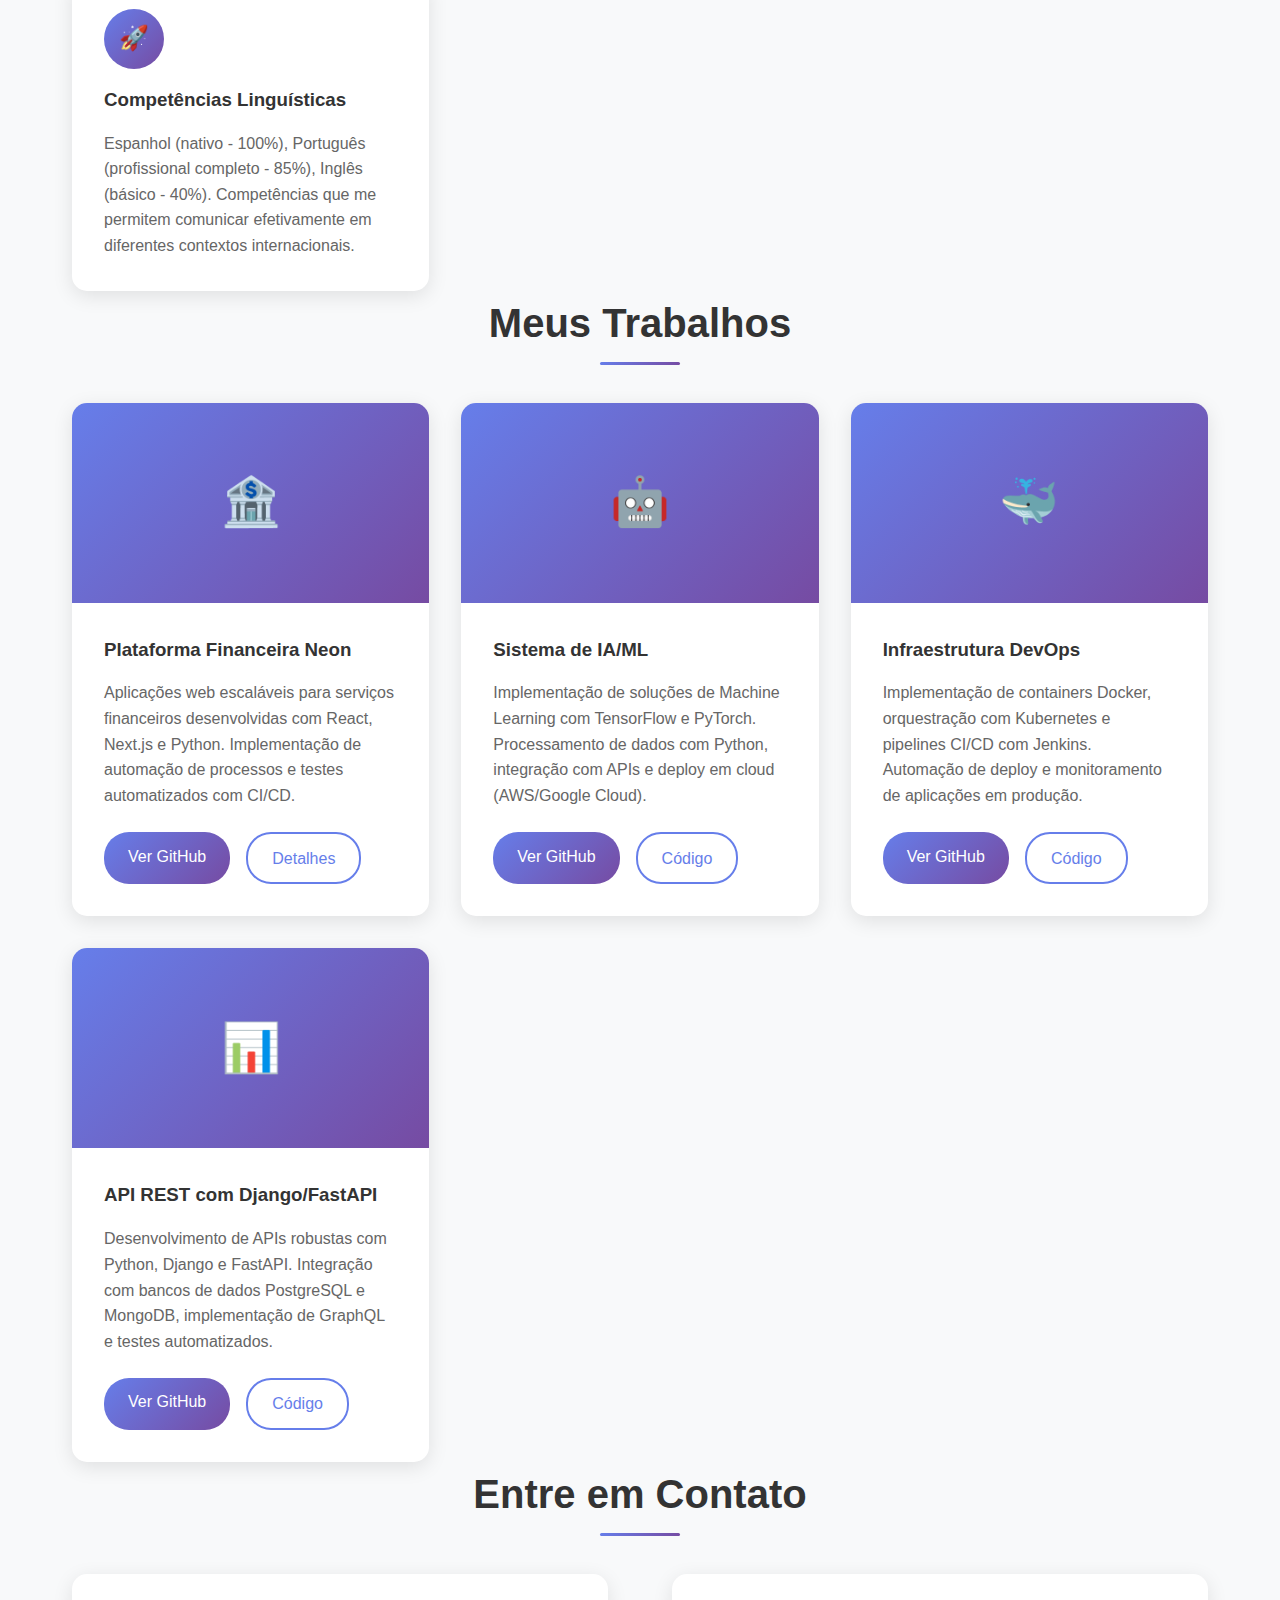
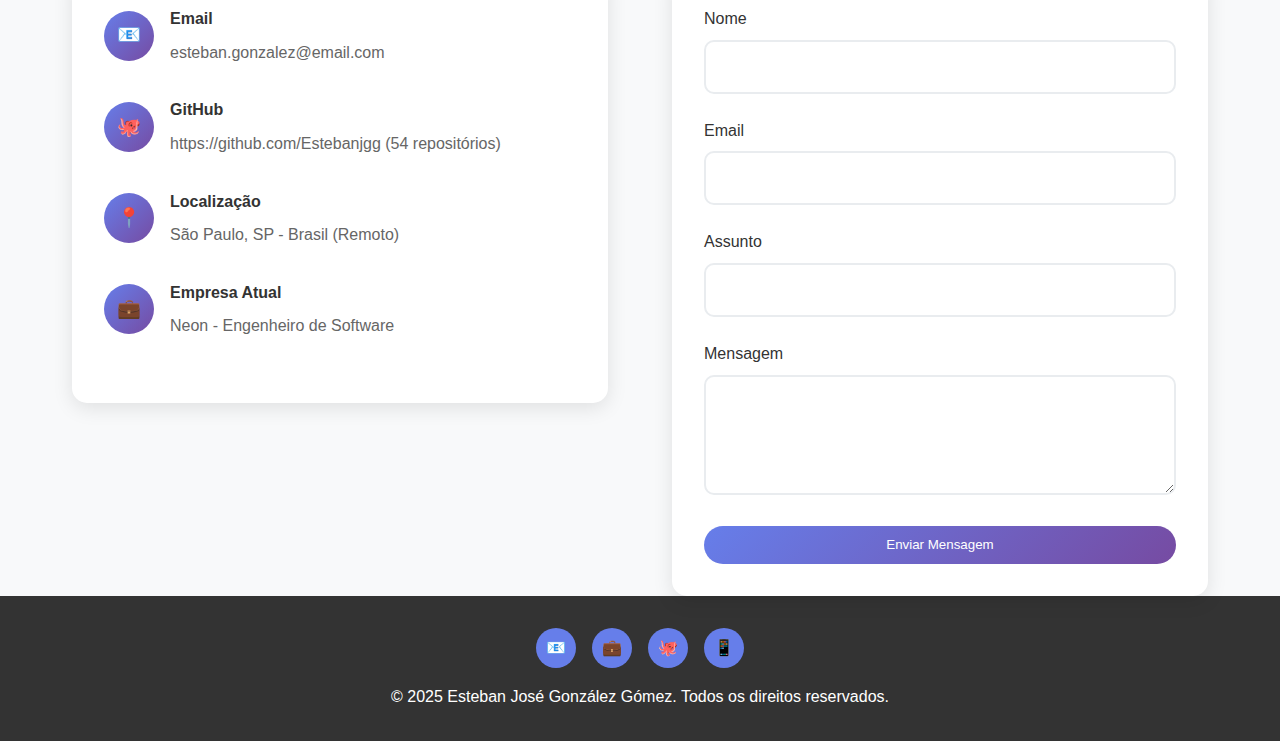
<file: Projeto Front-End (HTML)/index.html>
<!DOCTYPE html>
<html lang="pt-br">
<head>
    <meta charset="UTF-8">
    <meta name="viewport" content="width=device-width, initial-scale=1.0">
    <title>Meu Portfólio - Desenvolvedor Front-End</title>
    <style>
        * {
            margin: 0;
            padding: 0;
            box-sizing: border-box;
        }
        
        body {
            font-family: 'Segoe UI', Tahoma, Geneva, Verdana, sans-serif;
            line-height: 1.6;
            color: #333;
            background-color: #f8f9fa;
        }
        
        /* Header */
        header {
            background: linear-gradient(135deg, #667eea 0%, #764ba2 100%);
            color: white;
            padding: 2rem 0;
            text-align: center;
            position: relative;
            overflow: hidden;
        }
        
        header::before {
            content: '';
            position: absolute;
            top: 0;
            left: 0;
            right: 0;
            bottom: 0;
            background: rgba(0,0,0,0.1);
        }
        
        .header-content {
            position: relative;
            z-index: 1;
            max-width: 800px;
            margin: 0 auto;
            padding: 0 2rem;
        }
        
        .profile-img {
            width: 150px;
            height: 150px;
            border-radius: 50%;
            border: 4px solid white;
            margin-bottom: 1rem;
            margin-left: auto;
            margin-right: auto;
            object-fit: cover;
            display: block;
        }
        
        h1 {
            font-size: 2.5rem;
            margin-bottom: 0.5rem;
            font-weight: 300;
        }
        
        .subtitle {
            font-size: 1.2rem;
            opacity: 0.9;
            margin-bottom: 1rem;
        }
        
        .intro {
            font-size: 1rem;
            max-width: 600px;
            margin: 0 auto;
            opacity: 0.95;
        }
        
        /* Navigation */
        nav {
            background: white;
            padding: 1rem 0;
            box-shadow: 0 2px 10px rgba(0,0,0,0.1);
            position: sticky;
            top: 0;
            z-index: 100;
        }
        
        .nav-container {
            max-width: 1200px;
            margin: 0 auto;
            display: flex;
            justify-content: center;
            padding: 0 2rem;
        }
        
        .nav-links {
            display: flex;
            list-style: none;
            gap: 2rem;
        }
        
        .nav-links a {
            text-decoration: none;
            color: #333;
            font-weight: 500;
            padding: 0.5rem 1rem;
            border-radius: 25px;
            transition: all 0.3s ease;
        }
        
        .nav-links a:hover {
            background: #667eea;
            color: white;
        }
        
        /* Main Content */
        .container {
            max-width: 1200px;
            margin: 0 auto;
            padding: 0 2rem;
        }
        
        section {
            padding: 4rem 0;
            margin-bottom: 2rem;
        }
        
        .section-title {
            text-align: center;
            font-size: 2.5rem;
            margin-bottom: 3rem;
            color: #333;
            position: relative;
        }
        
        .section-title::after {
            content: '';
            position: absolute;
            bottom: -10px;
            left: 50%;
            transform: translateX(-50%);
            width: 80px;
            height: 3px;
            background: linear-gradient(135deg, #667eea 0%, #764ba2 100%);
            border-radius: 2px;
        }
        
        /* About Section */
        .about-content {
            display: grid;
            grid-template-columns: 1fr 1fr;
            gap: 3rem;
            align-items: center;
        }
        
        .about-text {
            font-size: 1.1rem;
            line-height: 1.8;
        }
        
        .about-text p {
            margin-bottom: 1.5rem;
        }
        
        .skills {
            display: flex;
            flex-wrap: wrap;
            gap: 1rem;
            margin-top: 2rem;
        }
        
        .skill-tag {
            background: linear-gradient(135deg, #667eea 0%, #764ba2 100%);
            color: white;
            padding: 0.5rem 1rem;
            border-radius: 25px;
            font-size: 0.9rem;
            font-weight: 500;
        }
        
        .about-stats {
            display: grid;
            grid-template-columns: repeat(2, 1fr);
            gap: 2rem;
        }
        
        .stat-card {
            background: white;
            padding: 2rem;
            border-radius: 15px;
            text-align: center;
            box-shadow: 0 5px 20px rgba(0,0,0,0.1);
            transition: transform 0.3s ease;
        }
        
        .stat-card:hover {
            transform: translateY(-5px);
        }
        
        .stat-number {
            font-size: 2.5rem;
            font-weight: bold;
            color: #667eea;
            margin-bottom: 0.5rem;
        }
        
        .stat-label {
            color: #666;
            font-weight: 500;
        }
        
        /* Studies Section */
        .studies-grid {
            display: grid;
            grid-template-columns: repeat(auto-fit, minmax(300px, 1fr));
            gap: 2rem;
        }
        
        .study-card {
            background: white;
            padding: 2rem;
            border-radius: 15px;
            box-shadow: 0 5px 20px rgba(0,0,0,0.1);
            transition: transform 0.3s ease;
        }
        
        .study-card:hover {
            transform: translateY(-5px);
        }
        
        .study-icon {
            width: 60px;
            height: 60px;
            background: linear-gradient(135deg, #667eea 0%, #764ba2 100%);
            border-radius: 50%;
            display: flex;
            align-items: center;
            justify-content: center;
            margin-bottom: 1rem;
            font-size: 1.5rem;
            color: white;
        }
        
        .study-card h3 {
            margin-bottom: 1rem;
            color: #333;
        }
        
        .study-card p {
            color: #666;
            line-height: 1.6;
        }
        
        /* Portfolio Section */
        .portfolio-grid {
            display: grid;
            grid-template-columns: repeat(auto-fit, minmax(350px, 1fr));
            gap: 2rem;
        }
        
        .project-card {
            background: white;
            border-radius: 15px;
            overflow: hidden;
            box-shadow: 0 5px 20px rgba(0,0,0,0.1);
            transition: transform 0.3s ease;
        }
        
        .project-card:hover {
            transform: translateY(-5px);
        }
        
        .project-image {
            width: 100%;
            height: 200px;
            background: linear-gradient(135deg, #667eea 0%, #764ba2 100%);
            display: flex;
            align-items: center;
            justify-content: center;
            color: white;
            font-size: 3rem;
            position: relative;
        }
        
        .project-content {
            padding: 2rem;
        }
        
        .project-card h3 {
            margin-bottom: 1rem;
            color: #333;
        }
        
        .project-card p {
            color: #666;
            margin-bottom: 1.5rem;
            line-height: 1.6;
        }
        
        .project-links {
            display: flex;
            gap: 1rem;
        }
        
        .btn {
            padding: 0.7rem 1.5rem;
            border: none;
            border-radius: 25px;
            text-decoration: none;
            font-weight: 500;
            transition: all 0.3s ease;
            cursor: pointer;
            display: inline-block;
        }
        
        .btn-primary {
            background: linear-gradient(135deg, #667eea 0%, #764ba2 100%);
            color: white;
        }
        
        .btn-secondary {
            background: transparent;
            color: #667eea;
            border: 2px solid #667eea;
        }
        
        .btn:hover {
            transform: translateY(-2px);
            box-shadow: 0 5px 15px rgba(0,0,0,0.2);
        }
        
        /* Contact Section */
        .contact-content {
            display: grid;
            grid-template-columns: 1fr 1fr;
            gap: 4rem;
            align-items: start;
        }
        
        .contact-info {
            background: white;
            padding: 2rem;
            border-radius: 15px;
            box-shadow: 0 5px 20px rgba(0,0,0,0.1);
        }
        
        .contact-item {
            display: flex;
            align-items: center;
            margin-bottom: 2rem;
        }
        
        .contact-icon {
            width: 50px;
            height: 50px;
            background: linear-gradient(135deg, #667eea 0%, #764ba2 100%);
            border-radius: 50%;
            display: flex;
            align-items: center;
            justify-content: center;
            margin-right: 1rem;
            color: white;
            font-size: 1.2rem;
        }
        
        .contact-details h4 {
            margin-bottom: 0.5rem;
            color: #333;
        }
        
        .contact-details p {
            color: #666;
        }
        
        .contact-form {
            background: white;
            padding: 2rem;
            border-radius: 15px;
            box-shadow: 0 5px 20px rgba(0,0,0,0.1);
        }
        
        .form-group {
            margin-bottom: 1.5rem;
        }
        
        .form-group label {
            display: block;
            margin-bottom: 0.5rem;
            color: #333;
            font-weight: 500;
        }
        
        .form-group input,
        .form-group textarea {
            width: 100%;
            padding: 1rem;
            border: 2px solid #e9ecef;
            border-radius: 10px;
            font-size: 1rem;
            transition: border-color 0.3s ease;
        }
        
        .form-group input:focus,
        .form-group textarea:focus {
            outline: none;
            border-color: #667eea;
        }
        
        .form-group textarea {
            resize: vertical;
            min-height: 120px;
        }
        
        /* Footer */
        footer {
            background: #333;
            color: white;
            text-align: center;
            padding: 2rem 0;
        }
        
        .social-links {
            display: flex;
            justify-content: center;
            gap: 1rem;
            margin-bottom: 1rem;
        }
        
        .social-link {
            width: 40px;
            height: 40px;
            background: #667eea;
            border-radius: 50%;
            display: flex;
            align-items: center;
            justify-content: center;
            color: white;
            text-decoration: none;
            transition: transform 0.3s ease;
        }
        
        .social-link:hover {
            transform: scale(1.1);
        }
        
        /* Responsive */
        @media (max-width: 768px) {
            .about-content,
            .contact-content {
                grid-template-columns: 1fr;
                gap: 2rem;
            }
            
            .nav-links {
                flex-direction: column;
                gap: 1rem;
            }
            
            h1 {
                font-size: 2rem;
            }
            
            .section-title {
                font-size: 2rem;
            }
            
            .about-stats {
                grid-template-columns: 1fr;
            }
        }
    </style>
</head>
<body>
    <!-- Header -->
    <header>
        <div class="header-content">
            <img src="imagen.jpg" alt="Esteban José González Gómez" class="profile-img">
            <h1>Esteban José González Gómez</h1>
            <p class="subtitle">Desenvolvedor Full-Stack</p>
            <p class="intro">👋 Hola, soy un Desarrollador Full-Stack. Apasionado por la innovación tecnológica con más de 3 años de experiência na criação de aplicações web e plataformas escaláveis.</p>
        </div>
    </header>

    <!-- Navigation -->
    <nav>
        <div class="nav-container">
            <ul class="nav-links">
                <li><a href="#sobre">Sobre</a></li>
                <li><a href="#estudos">Estudos</a></li>
                <li><a href="#portfolio">Portfólio</a></li>
                <li><a href="#contato">Contato</a></li>
            </ul>
        </div>
    </nav>

    <!-- About Section -->
    <section id="sobre" class="container">
        <h2 class="section-title">Sobre Mim</h2>
        <div class="about-content">
            <div class="about-text">
                <p>Olá! Eu sou Esteban José González Gómez, um desenvolvedor full-stack com mais de 3 anos de experiência na criação de aplicações web e plataformas escaláveis. Eu me especializo no uso de tecnologias como React, Next.js, Python e bancos de dados como MongoDB e PostgreSQL.</p>
                
                <p>Sou apaixonado por inovação tecnológica e sempre em busca de novos desafios que me permitam crescer profissional e pessoalmente. Atualmente trabalho como Engenheiro de Software na Neon, desenvolvendo aplicações full-stack e implementando automação de processos.</p>
                
                <div class="skills">
                    <span class="skill-tag">React</span>
                    <span class="skill-tag">Next.js</span>
                    <span class="skill-tag">Python</span>
                    <span class="skill-tag">TypeScript</span>
                    <span class="skill-tag">Node.js</span>
                    <span class="skill-tag">MongoDB</span>
                    <span class="skill-tag">PostgreSQL</span>
                    <span class="skill-tag">Docker</span>
                    <span class="skill-tag">AWS</span>
                    <span class="skill-tag">Django</span>
                </div>
            </div>
            
            <div class="about-stats">
                <div class="stat-card">
                    <div class="stat-number">3+</div>
                    <div class="stat-label">Anos de Experiência</div>
                </div>
                <div class="stat-card">
                    <div class="stat-number">54</div>
                    <div class="stat-label">Repositórios GitHub</div>
                </div>
                <div class="stat-card">
                    <div class="stat-number">25+</div>
                    <div class="stat-label">Tecnologias</div>
                </div>
                <div class="stat-card">
                    <div class="stat-number">100%</div>
                    <div class="stat-label">Dedicação</div>
                </div>
            </div>
        </div>
    </section>

    <!-- Studies Section -->
    <section id="estudos" class="container">
        <h2 class="section-title">Estudos e Objetivos</h2>
        <div class="studies-grid">
            <div class="study-card">
                <div class="study-icon">🎓</div>
                <h3>Formação Acadêmica</h3>
                <p>Cursando Engenharia de Software na Cruzeiro do Sul Virtual (desde maio de 2024). Formação especializada em desenvolvimento de software, design de sistemas e tecnologias modernas. Graduado em Administração Tributária pelo IUTIRLA (2012-2015).</p>
            </div>
            
            <div class="study-card">
                <div class="study-icon">💻</div>
                <h3>Desenvolvimento Contínuo</h3>
                <p>Especialização contínua em tecnologias full-stack: React, Next.js, Python, Django, FastAPI, PostgreSQL, MongoDB. Experiência com DevOps (Docker, Kubernetes), Cloud (AWS, Google Cloud) e IA/ML (TensorFlow, PyTorch).</p>
            </div>
            
            <div class="study-card">
                <div class="study-icon">🎯</div>
                <h3>Experiência Profissional</h3>
                <p>Engenheiro de Software na Neon (fev. 2022 - atualidade). Desenvolvimento full-stack, automação de processos, testes automatizados e implementação de CI/CD. Experiência anterior em logística na Boardriders (2020-2022).</p>
            </div>
            
            <div class="study-card">
                <div class="study-icon">🚀</div>
                <h3>Competências Linguísticas</h3>
                <p>Espanhol (nativo - 100%), Português (profissional completo - 85%), Inglês (básico - 40%). Competências que me permitem comunicar efetivamente em diferentes contextos internacionais.</p>
            </div>
        </div>
    </section>

    <!-- Portfolio Section -->
    <section id="portfolio" class="container">
        <h2 class="section-title">Meus Trabalhos</h2>
        <div class="portfolio-grid">
            <div class="project-card">
                <div class="project-image">🏦</div>
                <div class="project-content">
                    <h3>Plataforma Financeira Neon</h3>
                    <p>Aplicações web escaláveis para serviços financeiros desenvolvidas com React, Next.js e Python. Implementação de automação de processos e testes automatizados com CI/CD.</p>
                    <div class="project-links">
                        <span class="btn btn-primary">Ver GitHub</span>
                        <span class="btn btn-secondary">Detalhes</span>
                    </div>
                </div>
            </div>
            
            <div class="project-card">
                <div class="project-image">🤖</div>
                <div class="project-content">
                    <h3>Sistema de IA/ML</h3>
                    <p>Implementação de soluções de Machine Learning com TensorFlow e PyTorch. Processamento de dados com Python, integração com APIs e deploy em cloud (AWS/Google Cloud).</p>
                    <div class="project-links">
                        <span class="btn btn-primary">Ver GitHub</span>
                        <span class="btn btn-secondary">Código</span>
                    </div>
                </div>
            </div>
            
            <div class="project-card">
                <div class="project-image">🐳</div>
                <div class="project-content">
                    <h3>Infraestrutura DevOps</h3>
                    <p>Implementação de containers Docker, orquestração com Kubernetes e pipelines CI/CD com Jenkins. Automação de deploy e monitoramento de aplicações em produção.</p>
                    <div class="project-links">
                        <span class="btn btn-primary">Ver GitHub</span>
                        <span class="btn btn-secondary">Código</span>
                    </div>
                </div>
            </div>
            
            <div class="project-card">
                <div class="project-image">📊</div>
                <div class="project-content">
                    <h3>API REST com Django/FastAPI</h3>
                    <p>Desenvolvimento de APIs robustas com Python, Django e FastAPI. Integração com bancos de dados PostgreSQL e MongoDB, implementação de GraphQL e testes automatizados.</p>
                    <div class="project-links">
                        <span class="btn btn-primary">Ver GitHub</span>
                        <span class="btn btn-secondary">Código</span>
                    </div>
                </div>
            </div>
        </div>
    </section>

    <!-- Contact Section -->
    <section id="contato" class="container">
        <h2 class="section-title">Entre em Contato</h2>
        <div class="contact-content">
            <div class="contact-info">
                <div class="contact-item">
                    <div class="contact-icon">📧</div>
                    <div class="contact-details">
                        <h4>Email</h4>
                        <p>esteban.gonzalez@email.com</p>
                    </div>
                </div>
                
                <div class="contact-item">
                    <div class="contact-icon">🐙</div>
                    <div class="contact-details">
                        <h4>GitHub</h4>
                        <p>https://github.com/Estebanjgg (54 repositórios)</p>
                    </div>
                </div>
                
                <div class="contact-item">
                    <div class="contact-icon">📍</div>
                    <div class="contact-details">
                        <h4>Localização</h4>
                        <p>São Paulo, SP - Brasil (Remoto)</p>
                    </div>
                </div>
                
                <div class="contact-item">
                    <div class="contact-icon">💼</div>
                    <div class="contact-details">
                        <h4>Empresa Atual</h4>
                        <p>Neon - Engenheiro de Software</p>
                    </div>
                </div>
            </div>
            
            <div class="contact-form">
                <form>
                    <div class="form-group">
                        <label for="nome">Nome</label>
                        <input type="text" id="nome" name="nome" required>
                    </div>
                    
                    <div class="form-group">
                        <label for="email">Email</label>
                        <input type="email" id="email" name="email" required>
                    </div>
                    
                    <div class="form-group">
                        <label for="assunto">Assunto</label>
                        <input type="text" id="assunto" name="assunto" required>
                    </div>
                    
                    <div class="form-group">
                        <label for="mensagem">Mensagem</label>
                        <textarea id="mensagem" name="mensagem" required></textarea>
                    </div>
                    
                    <button type="submit" class="btn btn-primary" style="width: 100%;">Enviar Mensagem</button>
                </form>
            </div>
        </div>
    </section>

    <!-- Footer -->
    <footer>
        <div class="container">
            <div class="social-links">
                <span class="social-link">📧</span>
                <span class="social-link">💼</span>
                <span class="social-link">🐙</span>
                <span class="social-link">📱</span>
            </div>
            <p>&copy; 2025 Esteban José González Gómez. Todos os direitos reservados.</p>
        </div>
    </footer>
</body>
</html>
</file>
<file: Projeto final - front css3/styles.css>
/* Reset e configurações básicas */
* {
    margin: 0;
    padding: 0;
    box-sizing: border-box;
}

body {
    font-family: 'Arial', sans-serif;
    line-height: 1.6;
    color: #333;
    background-color: #f4f4f4;
}

/* Header e Navegação */
.header {
    background-color: #2c3e50;
    color: white;
    padding: 1rem 0;
    position: fixed;
    width: 100%;
    top: 0;
    z-index: 1000;
    box-shadow: 0 2px 5px rgba(0,0,0,0.1);
}

.nav-container {
    max-width: 1200px;
    margin: 0 auto;
    display: flex;
    justify-content: space-between;
    align-items: center;
    padding: 0 2rem;
}

.logo {
    width: 40px;
    height: 40px;
    background-color: white;
    border-radius: 50%;
    display: flex;
    align-items: center;
    justify-content: center;
    color: #2c3e50;
    font-weight: bold;
    font-size: 1.2rem;
}

.nav-menu {
    display: flex;
    list-style: none;
    gap: 2rem;
}

.nav-menu a {
    color: white;
    text-decoration: none;
    font-weight: 500;
    text-transform: uppercase;
    font-size: 0.9rem;
    transition: color 0.3s ease;
}

.nav-menu a:hover {
    color: #3498db;
}

/* Hero Section */
.hero {
    background: linear-gradient(135deg, #e8e8e8 0%, #d0d0d0 100%);
    min-height: 100vh;
    display: flex;
    align-items: center;
    justify-content: center;
    text-align: center;
    position: relative;
    overflow: hidden;
}

.hero::before {
    content: '';
    position: absolute;
    top: 0;
    left: 0;
    right: 0;
    bottom: 0;
    background: url('data:image/svg+xml,<svg xmlns="http://www.w3.org/2000/svg" viewBox="0 0 100 100"><defs><pattern id="grid" width="10" height="10" patternUnits="userSpaceOnUse"><path d="M 10 0 L 0 0 0 10" fill="none" stroke="%23ccc" stroke-width="0.5"/></pattern></defs><rect width="100" height="100" fill="url(%23grid)"/></svg>') repeat;
    opacity: 0.3;
}

.hero-content {
    position: relative;
    z-index: 2;
    max-width: 800px;
    padding: 0 2rem;
}

.profile-image {
    width: 150px;
    height: 150px;
    border-radius: 50%;
    background-color: white;
    margin: 0 auto 2rem;
    display: flex;
    align-items: center;
    justify-content: center;
    font-size: 4rem;
    color: #2c3e50;
    box-shadow: 0 10px 30px rgba(0,0,0,0.1);
}

.hero h1 {
    font-size: 3rem;
    margin-bottom: 0.5rem;
    color: #2c3e50;
    font-weight: 300;
}

.hero .subtitle {
    font-size: 1.3rem;
    color: #7f8c8d;
    margin-bottom: 2rem;
    font-style: italic;
}

.social-links {
    display: flex;
    justify-content: center;
    gap: 1rem;
    margin-bottom: 2rem;
}

.social-link {
    width: 50px;
    height: 50px;
    border-radius: 50%;
    background-color: white;
    display: flex;
    align-items: center;
    justify-content: center;
    text-decoration: none;
    color: #2c3e50;
    font-size: 1.2rem;
    transition: all 0.3s ease;
    box-shadow: 0 5px 15px rgba(0,0,0,0.1);
}

.social-link:hover {
    transform: translateY(-3px);
    box-shadow: 0 8px 25px rgba(0,0,0,0.15);
}

.hero-description {
    font-size: 1.1rem;
    line-height: 1.8;
    color: #555;
    max-width: 600px;
    margin: 0 auto;
}

/* Seções */
.section {
    padding: 5rem 0;
}

.container {
    max-width: 1200px;
    margin: 0 auto;
    padding: 0 2rem;
}

.section-title {
    font-size: 2.5rem;
    text-align: center;
    margin-bottom: 3rem;
    color: #2c3e50;
    font-weight: 300;
}

/* Formação */
.formacao {
    background-color: white;
}

.timeline {
    position: relative;
    max-width: 800px;
    margin: 0 auto;
}

.timeline::before {
    content: '';
    position: absolute;
    left: 50%;
    top: 0;
    bottom: 0;
    width: 2px;
    background-color: #3498db;
    transform: translateX(-50%);
}

.timeline-item {
    position: relative;
    margin-bottom: 3rem;
    width: 50%;
}

.timeline-item:nth-child(odd) {
    left: 0;
    padding-right: 2rem;
}

.timeline-item:nth-child(even) {
    left: 50%;
    padding-left: 2rem;
}

.timeline-content {
    background-color: #f8f9fa;
    padding: 2rem;
    border-radius: 10px;
    box-shadow: 0 5px 15px rgba(0,0,0,0.1);
    position: relative;
}

.timeline-content::before {
    content: '';
    position: absolute;
    top: 50%;
    width: 0;
    height: 0;
    border: 15px solid transparent;
    transform: translateY(-50%);
}

.timeline-item:nth-child(odd) .timeline-content::before {
    right: -30px;
    border-left-color: #f8f9fa;
}

.timeline-item:nth-child(even) .timeline-content::before {
    left: -30px;
    border-right-color: #f8f9fa;
}

.timeline-date {
    color: #3498db;
    font-weight: bold;
    font-size: 0.9rem;
    margin-bottom: 0.5rem;
}

.timeline-title {
    font-size: 1.3rem;
    font-weight: bold;
    color: #2c3e50;
    margin-bottom: 0.5rem;
}

.timeline-subtitle {
    color: #7f8c8d;
    font-size: 0.9rem;
    margin-bottom: 1rem;
}

/* Experiência */
.experiencia {
    background-color: #2c3e50;
    color: white;
}

.experiencia .section-title {
    color: white;
}

.experiencia .timeline-content {
    background-color: #34495e;
    color: white;
}

.experiencia .timeline-item:nth-child(odd) .timeline-content::before {
    border-left-color: #34495e;
}

.experiencia .timeline-item:nth-child(even) .timeline-content::before {
    border-right-color: #34495e;
}

.experiencia .timeline-title {
    color: white;
}

.experiencia .timeline-subtitle {
    color: #bdc3c7;
}

/* Projetos */
.projetos {
    background-color: #ecf0f1;
}

.projects-grid {
    display: grid;
    grid-template-columns: repeat(auto-fit, minmax(350px, 1fr));
    gap: 2rem;
    margin-top: 3rem;
}

.project-card {
    background-color: white;
    border-radius: 15px;
    overflow: hidden;
    box-shadow: 0 10px 30px rgba(0,0,0,0.1);
    transition: all 0.3s ease;
}

.project-card:hover {
    transform: translateY(-10px);
    box-shadow: 0 20px 40px rgba(0,0,0,0.15);
}

.project-image {
    height: 200px;
    background-color: #e8e8e8;
    display: flex;
    align-items: center;
    justify-content: center;
    font-size: 3rem;
    color: #bdc3c7;
    position: relative;
    overflow: hidden;
}

.project-image::before {
    content: '';
    position: absolute;
    top: 0;
    left: 0;
    right: 0;
    bottom: 0;
    background: linear-gradient(45deg, transparent 40%, rgba(255,255,255,0.1) 50%, transparent 60%);
}

.project-content {
    padding: 2rem;
}

.project-title {
    font-size: 1.3rem;
    font-weight: bold;
    color: #2c3e50;
    margin-bottom: 1rem;
}

.project-description {
    color: #7f8c8d;
    line-height: 1.6;
    margin-bottom: 1.5rem;
}

.project-buttons {
    display: flex;
    gap: 1rem;
}

.btn {
    padding: 0.8rem 1.5rem;
    border: none;
    border-radius: 25px;
    text-decoration: none;
    font-weight: 500;
    transition: all 0.3s ease;
    cursor: pointer;
    font-size: 0.9rem;
}

.btn-primary {
    background-color: #3498db;
    color: white;
}

.btn-primary:hover {
    background-color: #2980b9;
    transform: translateY(-2px);
}

.btn-secondary {
    background-color: transparent;
    color: #3498db;
    border: 2px solid #3498db;
}

.btn-secondary:hover {
    background-color: #3498db;
    color: white;
    transform: translateY(-2px);
}

/* Contato */
.contato {
    background-color: #2c3e50;
    color: white;
}

.contato .section-title {
    color: white;
}

.contact-container {
    display: grid;
    grid-template-columns: 1fr 1fr;
    gap: 4rem;
    align-items: start;
}

.contact-info h3 {
    font-size: 1.5rem;
    margin-bottom: 1rem;
    color: #3498db;
}

.contact-info p {
    margin-bottom: 2rem;
    line-height: 1.8;
    color: #bdc3c7;
}

.contact-form {
    background-color: #34495e;
    padding: 2rem;
    border-radius: 15px;
}

.form-group {
    margin-bottom: 1.5rem;
}

.form-group label {
    display: block;
    margin-bottom: 0.5rem;
    color: #ecf0f1;
    font-weight: 500;
}

.form-group input,
.form-group textarea {
    width: 100%;
    padding: 1rem;
    border: none;
    border-radius: 8px;
    background-color: #2c3e50;
    color: white;
    font-size: 1rem;
    transition: all 0.3s ease;
}

.form-group input:focus,
.form-group textarea:focus {
    outline: none;
    background-color: #1a252f;
    box-shadow: 0 0 0 2px #3498db;
}

.form-group textarea {
    resize: vertical;
    min-height: 120px;
}

.contact-social {
    display: flex;
    gap: 1rem;
    margin-top: 2rem;
}

.contact-social .social-link {
    background-color: #34495e;
    color: white;
}

.contact-social .social-link:hover {
    background-color: #3498db;
}

/* Responsividade */
@media (max-width: 768px) {
    .nav-menu {
        display: none;
    }

    .hero h1 {
        font-size: 2rem;
    }

    .hero .subtitle {
        font-size: 1.1rem;
    }

    .timeline::before {
        left: 20px;
    }

    .timeline-item {
        width: 100%;
        left: 0 !important;
        padding-left: 3rem !important;
        padding-right: 0 !important;
    }

    .timeline-content::before {
        left: -30px !important;
        border-right-color: #f8f9fa !important;
        border-left-color: transparent !important;
    }

    .experiencia .timeline-content::before {
        border-right-color: #34495e !important;
        border-left-color: transparent !important;
    }

    .contact-container {
        grid-template-columns: 1fr;
        gap: 2rem;
    }

    .projects-grid {
        grid-template-columns: 1fr;
    }
}

/* Animações */
@keyframes fadeInUp {
    from {
        opacity: 0;
        transform: translateY(30px);
    }
    to {
        opacity: 1;
        transform: translateY(0);
    }
}

.timeline-item,
.project-card {
    animation: fadeInUp 0.6s ease-out;
}

/* Scroll suave */
html {
    scroll-behavior: smooth;
}
</file>
